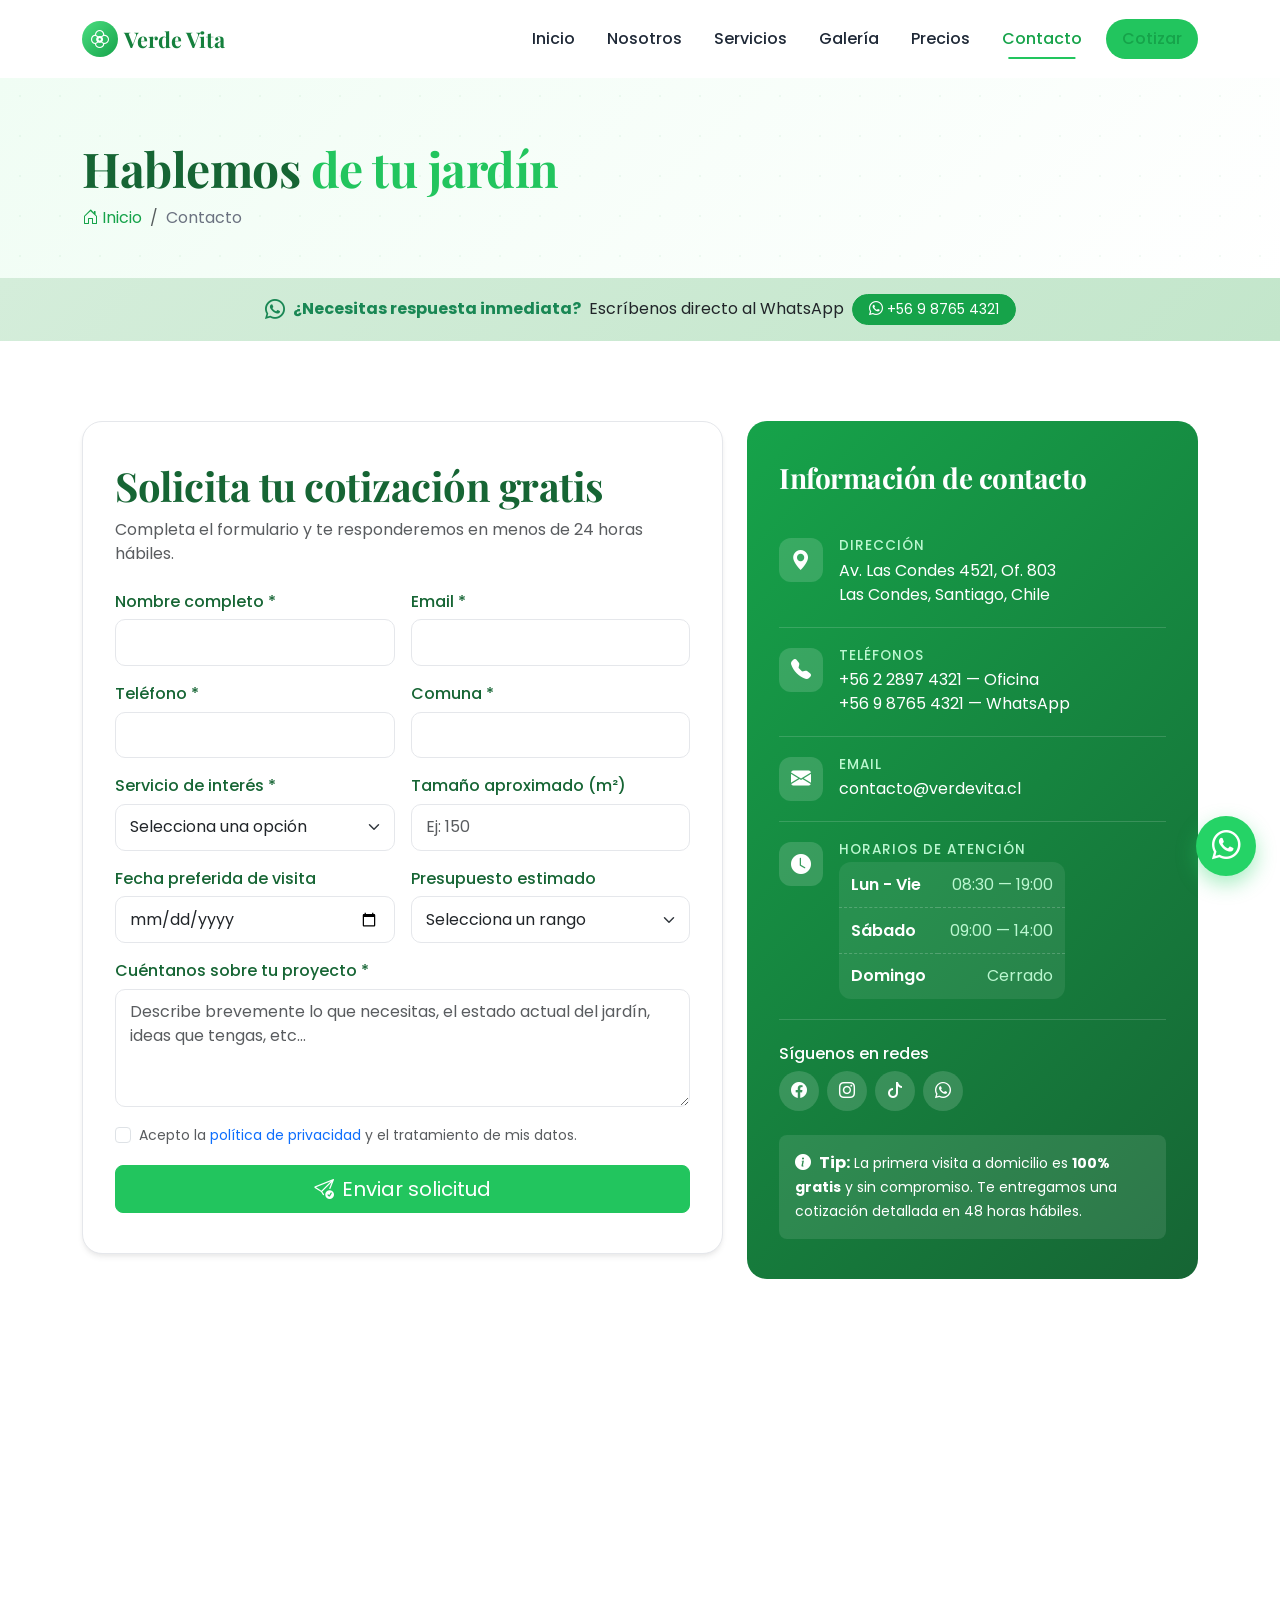
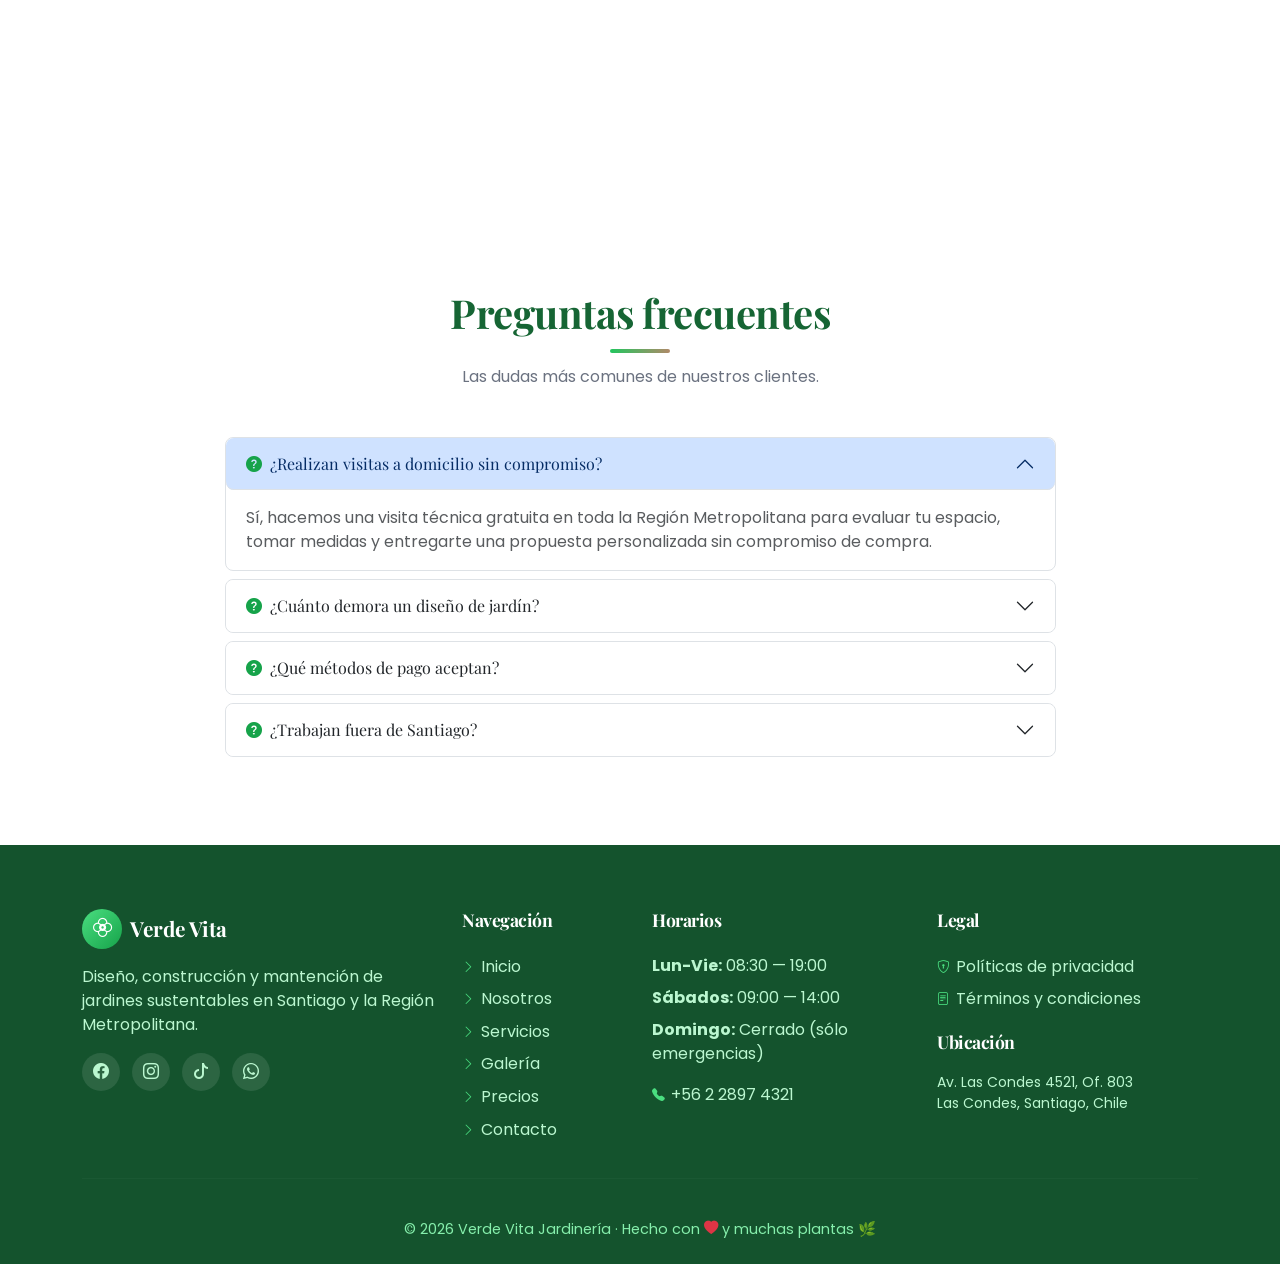
<file: contacto.html>
<!DOCTYPE html>
<html lang="es">
<head>
  <meta charset="UTF-8" />
  <meta name="viewport" content="width=device-width, initial-scale=1.0" />
  <meta name="description" content="Contáctanos para solicitar una cotización gratis. Estamos en Las Condes, Santiago. Teléfono, WhatsApp, email y horarios de atención." />
  <title>Contacto · Verde Vita Jardinería</title>

  <link href="https://cdn.jsdelivr.net/npm/bootstrap@5.3.3/dist/css/bootstrap.min.css" rel="stylesheet" />
  <link rel="stylesheet" href="https://cdn.jsdelivr.net/npm/bootstrap-icons@1.11.3/font/bootstrap-icons.css" />
  <link rel="preconnect" href="https://fonts.googleapis.com" />
  <link rel="preconnect" href="https://fonts.gstatic.com" crossorigin />
  <link href="https://fonts.googleapis.com/css2?family=Playfair+Display:wght@600;700;800&family=Poppins:wght@300;400;500;600;700&display=swap" rel="stylesheet" />
  <link rel="stylesheet" href="assets/css/styles.css?v=20261019-1" />
  <link rel="icon" href="data:image/svg+xml,%3Csvg xmlns='http://www.w3.org/2000/svg' viewBox='0 0 100 100'%3E%3Ctext y='.9em' font-size='90'%3E🌿%3C/text%3E%3C/svg%3E" />
</head>
<body>

  <!-- ===== NAVBAR ===== -->
  <nav class="navbar navbar-expand-lg fixed-top">
    <div class="container">
      <a class="navbar-brand" href="index.html">
        <span class="brand-icon"><i class="bi bi-flower2"></i></span>
        Verde Vita
      </a>
      <button class="navbar-toggler" type="button" data-bs-toggle="collapse" data-bs-target="#mainNav">
        <span class="navbar-toggler-icon"></span>
      </button>
      <div class="collapse navbar-collapse" id="mainNav">
        <ul class="navbar-nav ms-auto align-items-lg-center">
          <li class="nav-item"><a class="nav-link" href="index.html">Inicio</a></li>
          <li class="nav-item"><a class="nav-link" href="sobre-nosotros.html">Nosotros</a></li>
          <li class="nav-item"><a class="nav-link" href="servicios.html">Servicios</a></li>
          <li class="nav-item"><a class="nav-link" href="galeria.html">Galería</a></li>
          <li class="nav-item"><a class="nav-link" href="precios.html">Precios</a></li>
          <li class="nav-item"><a class="nav-link" href="contacto.html">Contacto</a></li>
          <li class="nav-item ms-lg-2"><a class="nav-link btn-cta-nav" href="contacto.html">Cotizar</a></li>
        </ul>
      </div>
    </div>
  </nav>

  <!-- ===== PAGE HEADER ===== -->
  <header class="page-header">
    <div class="container">
      <h1 class="reveal">Hablemos <span class="text-leaf">de tu jardín</span></h1>
      <nav aria-label="breadcrumb" class="reveal reveal-delay-1">
        <ol class="breadcrumb breadcrumb-custom">
          <li class="breadcrumb-item"><a href="index.html"><i class="bi bi-house-door me-1"></i>Inicio</a></li>
          <li class="breadcrumb-item active">Contacto</li>
        </ol>
      </nav>
    </div>
  </header>

  <!-- ===== WHATSAPP BANNER ===== -->
  <section class="py-3" style="background:linear-gradient(135deg, #d4edda, #c3e6cb);">
    <div class="container">
      <div class="d-flex align-items-center justify-content-center flex-wrap gap-2 text-center">
        <i class="bi bi-whatsapp text-success fs-5"></i>
        <strong class="text-success">¿Necesitas respuesta inmediata?</strong>
        <span class="text-dark">Escríbenos directo al WhatsApp</span>
        <a href="https://wa.me/56987654321" target="_blank" class="btn btn-success btn-sm rounded-pill px-3">
          <i class="bi bi-whatsapp me-1"></i>+56 9 8765 4321
        </a>
      </div>
    </div>
  </section>

  <!-- ===== FORMULARIO + INFO ===== -->
  <section class="section">
    <div class="container">
      <div class="row g-4">
        <!-- Form -->
        <div class="col-lg-7 reveal">
          <div class="form-card">
            <h2 class="mb-2">Solicita tu cotización gratis</h2>
            <p class="text-muted mb-4">Completa el formulario y te responderemos en menos de 24 horas hábiles.</p>
            <form id="contactForm" class="needs-validation" novalidate>
              <div class="row g-3">
                <div class="col-md-6">
                  <label class="form-label" for="nombre">Nombre completo *</label>
                  <input type="text" class="form-control" id="nombre" required minlength="3" />
                  <div class="invalid-feedback">Por favor ingresa tu nombre completo.</div>
                </div>
                <div class="col-md-6">
                  <label class="form-label" for="email">Email *</label>
                  <input type="email" class="form-control" id="email" required />
                  <div class="invalid-feedback">Necesitamos un email válido para contactarte.</div>
                </div>
                <div class="col-md-6">
                  <label class="form-label" for="telefono">Teléfono *</label>
                  <input type="tel" class="form-control" id="telefono" pattern="[0-9+\s\-\(\)]{10,}" required />
                  <div class="invalid-feedback">Ingresa un teléfono válido (mínimo 10 dígitos).</div>
                </div>
                <div class="col-md-6">
                  <label class="form-label" for="comuna">Comuna *</label>
                  <input type="text" class="form-control" id="comuna" required />
                  <div class="invalid-feedback">¿En qué comuna necesitas el servicio?</div>
                </div>
                <div class="col-md-6">
                  <label class="form-label" for="servicio">Servicio de interés *</label>
                  <select class="form-select" id="servicio" required>
                    <option value="">Selecciona una opción</option>
                    <option>Diseño de jardín</option>
                    <option>Mantención mensual</option>
                    <option>Poda y tala</option>
                    <option>Riego automático</option>
                    <option>Césped y siembra</option>
                    <option>Huerto orgánico</option>
                    <option>Iluminación de jardín</option>
                    <option>Control de plagas eco</option>
                    <option>Otro / Mixto</option>
                  </select>
                  <div class="invalid-feedback">Selecciona el servicio que necesitas.</div>
                </div>
                <div class="col-md-6">
                  <label class="form-label" for="tamano">Tamaño aproximado (m²)</label>
                  <input type="text" class="form-control" id="tamano" placeholder="Ej: 150" />
                </div>
                <div class="col-md-6">
                  <label class="form-label" for="fecha">Fecha preferida de visita</label>
                  <input type="date" class="form-control" id="fecha" />
                </div>
                <div class="col-md-6">
                  <label class="form-label" for="presupuesto">Presupuesto estimado</label>
                  <select class="form-select" id="presupuesto">
                    <option value="">Selecciona un rango</option>
                    <option>Menos de $200.000 CLP</option>
                    <option>$200.000 — $500.000 CLP</option>
                    <option>$500.000 — $1.000.000 CLP</option>
                    <option>$1.000.000 — $3.000.000 CLP</option>
                    <option>Más de $3.000.000 CLP</option>
                    <option>Aún no lo tengo claro</option>
                  </select>
                </div>
                <div class="col-12">
                  <label class="form-label" for="mensaje">Cuéntanos sobre tu proyecto *</label>
                  <textarea class="form-control" id="mensaje" rows="4" required minlength="10" placeholder="Describe brevemente lo que necesitas, el estado actual del jardín, ideas que tengas, etc..."></textarea>
                  <div class="invalid-feedback">Por favor cuéntanos más detalles (mínimo 10 caracteres).</div>
                </div>
                <div class="col-12">
                  <div class="form-check">
                    <input class="form-check-input" type="checkbox" id="acepto" required />
                    <label class="form-check-label small text-muted" for="acepto">
                      Acepto la <a href="privacidad.html" target="_blank">política de privacidad</a> y el tratamiento de mis datos.
                    </label>
                    <div class="invalid-feedback">Debes aceptar la política de privacidad.</div>
                  </div>
                </div>
                <div class="col-12 d-grid">
                  <button type="submit" class="btn btn-primary btn-lg">
                    <i class="bi bi-send-check me-2"></i>Enviar solicitud
                  </button>
                </div>
              </div>
            </form>
          </div>
        </div>

        <!-- Info lateral -->
        <div class="col-lg-5">
          <div class="contact-info reveal reveal-right">
            <h3 class="mb-4">Información de contacto</h3>
            <div class="info-item">
              <div class="icon"><i class="bi bi-geo-alt-fill"></i></div>
              <div>
                <h6>Dirección</h6>
                <p>Av. Las Condes 4521, Of. 803<br>Las Condes, Santiago, Chile</p>
              </div>
            </div>
            <div class="info-item">
              <div class="icon"><i class="bi bi-telephone-fill"></i></div>
              <div>
                <h6>Teléfonos</h6>
                <p>
                  <a href="tel:+56228974321" class="text-white">+56 2 2897 4321</a> — Oficina<br>
                  <a href="tel:+56987654321" class="text-white">+56 9 8765 4321</a> — WhatsApp
                </p>
              </div>
            </div>
            <div class="info-item">
              <div class="icon"><i class="bi bi-envelope-fill"></i></div>
              <div>
                <h6>Email</h6>
                <p>
                  <a href="mailto:contacto@verdevita.cl" class="text-white">contacto@verdevita.cl</a>
                </p>
              </div>
            </div>
            <div class="info-item">
              <div class="icon"><i class="bi bi-clock-fill"></i></div>
              <div>
                <h6>Horarios de atención</h6>
                <table class="w-100 schedule-table">
                  <tr><td class="day">Lun - Vie</td><td class="time">08:30 — 19:00</td></tr>
                  <tr><td class="day">Sábado</td><td class="time">09:00 — 14:00</td></tr>
                  <tr><td class="day">Domingo</td><td class="time">Cerrado</td></tr>
                </table>
              </div>
            </div>

            <h6 class="mt-4 mb-2 text-white">Síguenos en redes</h6>
            <div class="d-flex gap-2 flex-wrap">
              <a href="#" class="social-link" aria-label="Facebook"><i class="bi bi-facebook"></i></a>
              <a href="#" class="social-link" aria-label="Instagram"><i class="bi bi-instagram"></i></a>
              <a href="#" class="social-link" aria-label="TikTok"><i class="bi bi-tiktok"></i></a>
              <a href="#" class="social-link" aria-label="WhatsApp"><i class="bi bi-whatsapp"></i></a>
            </div>

            <div class="mt-4 p-3 rounded-3" style="background:rgba(255,255,255,.1);">
              <strong><i class="bi bi-info-circle-fill me-2"></i>Tip:</strong>
              <span class="small">La primera visita a domicilio es <strong>100% gratis</strong> y sin compromiso. Te entregamos una cotización detallada en 48 horas hábiles.</span>
            </div>
          </div>
        </div>
      </div>
    </div>
  </section>

  <!-- ===== MAPA ===== -->
  <section class="py-0">
    <div class="container-fluid px-0">
      <div class="ratio ratio-21x9" style="max-height:450px;">
        <iframe
          src="https://www.google.com/maps/embed?pb=!1m18!1m12!1m3!1d3331.123456789!2d-70.5678!3d-33.4123!2m3!1f0!2f0!3f0!3m2!1i1024!2i768!4f13.1!3m3!1m2!1s0x9662c5b0a0a0a0a0%3A0x0!2sLas%20Condes%2C%20Santiago%2C%20Chile!5e0!3m2!1ses-419!2scl!4v1700000000000"
          style="border:0;"
          allowfullscreen=""
          loading="lazy"
          referrerpolicy="no-referrer-when-downgrade"
          title="Ubicación Verde Vita Jardinería"></iframe>
      </div>
    </div>
  </section>

  <!-- ===== FAQ ===== -->
  <section class="section">
    <div class="container">
      <div class="section-title reveal">
        <h2>Preguntas frecuentes</h2>
        <p>Las dudas más comunes de nuestros clientes.</p>
      </div>
      <div class="row justify-content-center">
        <div class="col-lg-9 reveal">
          <div class="accordion accordion-flush" id="contactFaqAccordion"></div>
        </div>
      </div>
    </div>
  </section>

  <!-- ===== FOOTER ===== -->
  <footer>
    <div class="container">
      <div class="row g-4">
        <div class="col-lg-4">
          <div class="footer-brand">
            <span class="brand-icon"><i class="bi bi-flower2"></i></span>
            <span class="brand-name">Verde Vita</span>
          </div>
          <p>Diseño, construcción y mantención de jardines sustentables en Santiago y la Región Metropolitana.</p>
          <div class="social-links mt-3">
            <a href="#" aria-label="Facebook"><i class="bi bi-facebook"></i></a>
            <a href="#" aria-label="Instagram"><i class="bi bi-instagram"></i></a>
            <a href="#" aria-label="TikTok"><i class="bi bi-tiktok"></i></a>
            <a href="#" aria-label="WhatsApp"><i class="bi bi-whatsapp"></i></a>
          </div>
        </div>
        <div class="col-lg-2 col-md-4">
          <h5>Navegación</h5>
          <ul>
            <li><a href="index.html"><i class="bi bi-chevron-right"></i> Inicio</a></li>
            <li><a href="sobre-nosotros.html"><i class="bi bi-chevron-right"></i> Nosotros</a></li>
            <li><a href="servicios.html"><i class="bi bi-chevron-right"></i> Servicios</a></li>
            <li><a href="galeria.html"><i class="bi bi-chevron-right"></i> Galería</a></li>
            <li><a href="precios.html"><i class="bi bi-chevron-right"></i> Precios</a></li>
            <li><a href="contacto.html"><i class="bi bi-chevron-right"></i> Contacto</a></li>
          </ul>
        </div>
        <div class="col-lg-3 col-md-4">
          <h5>Horarios</h5>
          <ul>
            <li><strong>Lun-Vie:</strong> 08:30 — 19:00</li>
            <li><strong>Sábados:</strong> 09:00 — 14:00</li>
            <li><strong>Domingo:</strong> Cerrado (sólo emergencias)</li>
            <li class="mt-2"><a href="tel:+56228974321"><i class="bi bi-telephone-fill"></i> +56 2 2897 4321</a></li>
          </ul>
        </div>
        <div class="col-lg-3 col-md-4">
          <h5>Legal</h5>
          <ul>
            <li><a href="privacidad.html"><i class="bi bi-shield-lock"></i> Políticas de privacidad</a></li>
            <li><a href="terminos.html"><i class="bi bi-file-text"></i> Términos y condiciones</a></li>
          </ul>
          <h5 class="mt-3">Ubicación</h5>
          <p class="small mb-0">Av. Las Condes 4521, Of. 803<br>Las Condes, Santiago, Chile</p>
        </div>
      </div>
      <hr />
      <div class="copyright">
        © <span id="currentYear"></span> Verde Vita Jardinería · Hecho con <i class="bi bi-heart-fill text-danger"></i> y muchas plantas 🌿
      </div>
    </div>
  </footer>

  <!-- ===== SUCCESS MODAL ===== -->
  <div class="modal fade" id="successModal" tabindex="-1" aria-hidden="true">
    <div class="modal-dialog modal-dialog-centered">
      <div class="modal-content" style="border-radius:20px;border:none;">
        <div class="modal-body p-5 text-center">
          <div class="mb-3" style="width:80px;height:80px;background:var(--leaf-100);color:var(--leaf-600);border-radius:50%;display:inline-flex;align-items:center;justify-content:center;font-size:3rem;">
            <i class="bi bi-check-lg"></i>
          </div>
          <h3 class="mb-3" style="color:var(--leaf-800);">¡Solicitud enviada!</h3>
          <p class="text-muted">Hemos recibido tu solicitud. Nuestro equipo te contactará en menos de 24 horas hábiles para coordinar la primera visita gratis.</p>
          <button type="button" class="btn btn-primary px-4" data-bs-dismiss="modal">¡Genial!</button>
        </div>
      </div>
    </div>
  </div>

  <a href="#" id="backToTop" class="btn btn-primary rounded-circle position-fixed" style="bottom:24px;right:90px;display:none;width:50px;height:50px;z-index:1030;" aria-label="Volver arriba">
    <i class="bi bi-arrow-up"></i>
  </a>

  <a href="https://wa.me/56987654321" class="whatsapp-float" target="_blank" rel="noopener" aria-label="Contactar por WhatsApp">
    <i class="bi bi-whatsapp"></i>
  </a>

  <script src="https://cdn.jsdelivr.net/npm/bootstrap@5.3.3/dist/js/bootstrap.bundle.min.js"></script>
  <script src="assets/js/data.js"></script>
  <script src="assets/js/main.js"></script>
</body>
</html>
</file>
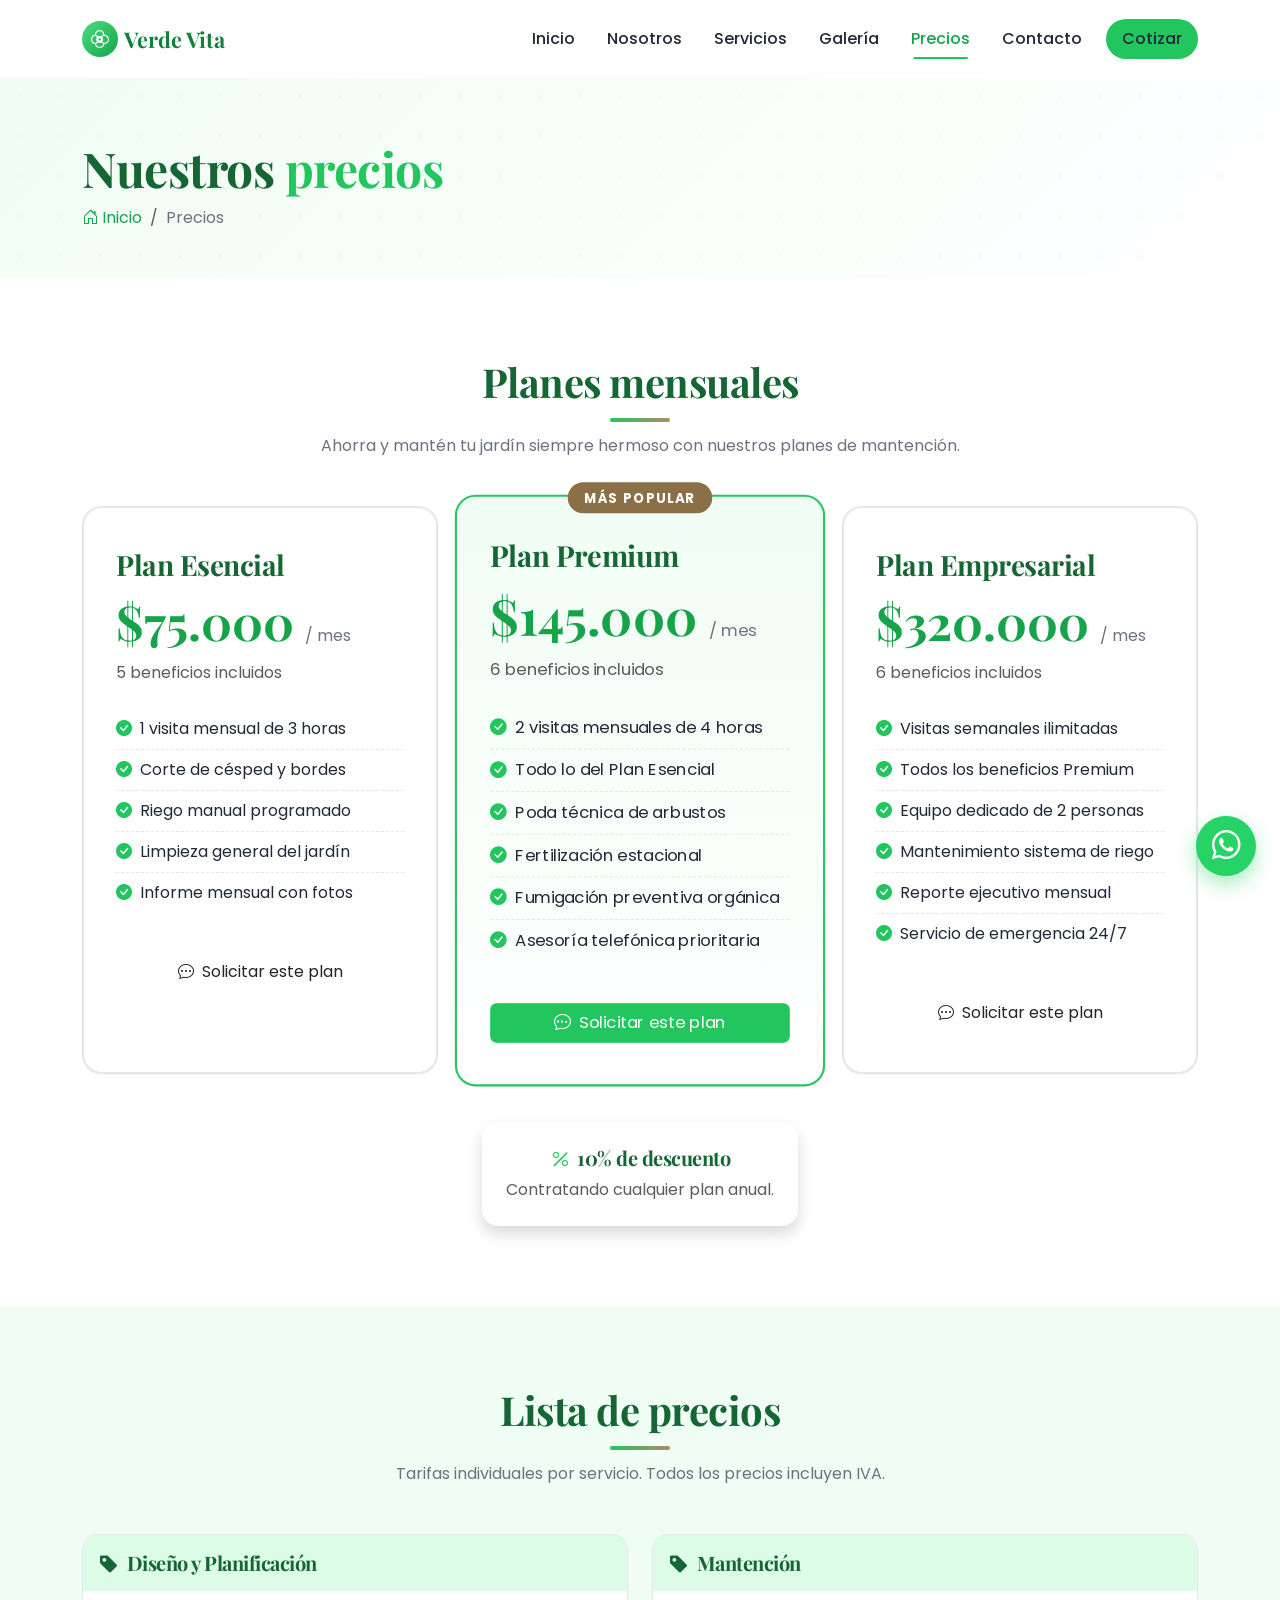
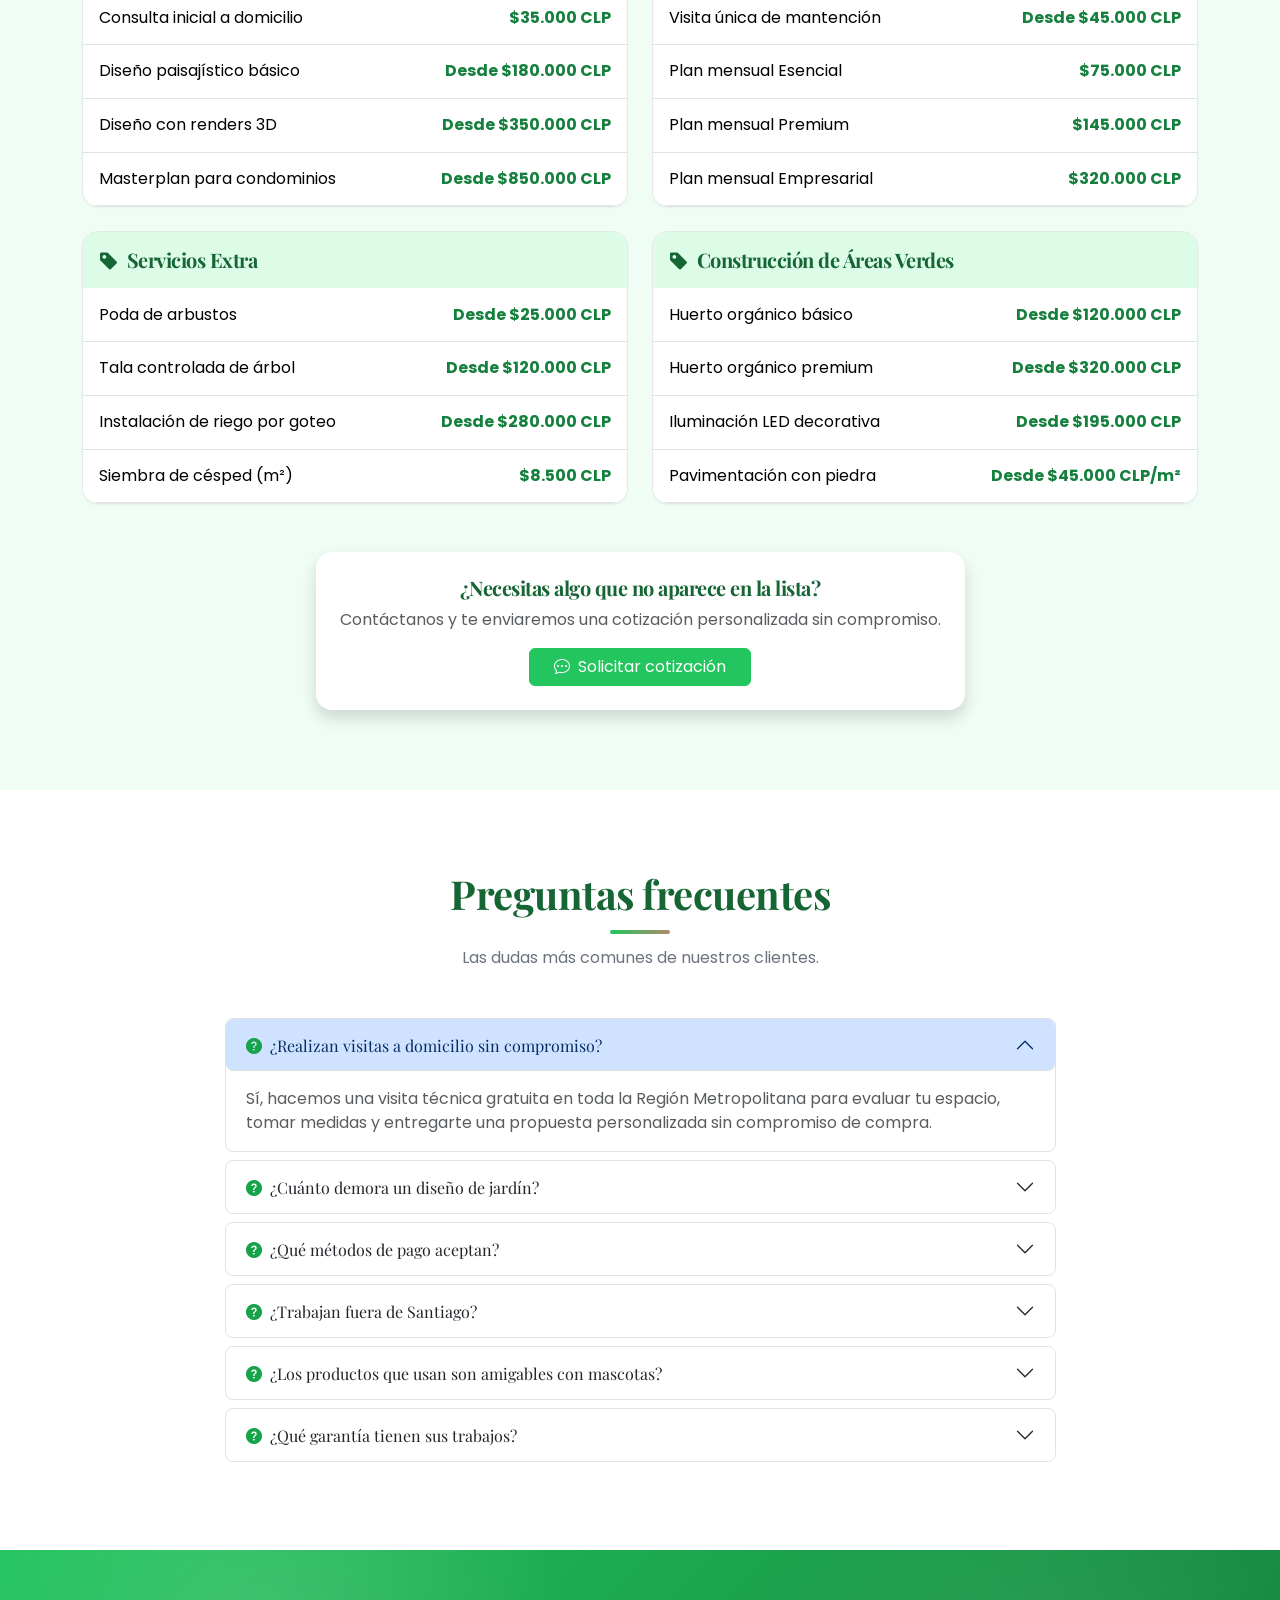
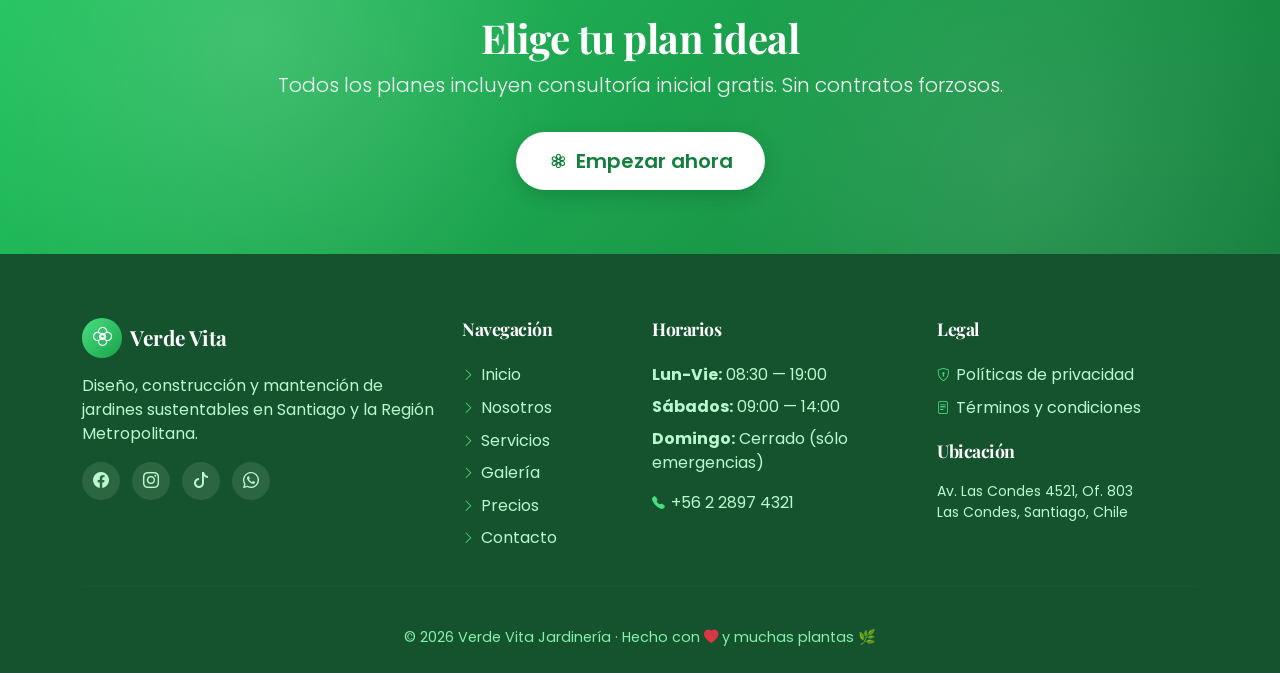
<file: precios.html>
<!DOCTYPE html>
<html lang="es">
<head>
  <meta charset="UTF-8" />
  <meta name="viewport" content="width=device-width, initial-scale=1.0" />
  <meta name="description" content="Planes mensuales y lista de precios de servicios de jardinería en Santiago. Diseño, mantención, poda y más." />
  <title>Precios · Verde Vita Jardinería</title>

  <link href="https://cdn.jsdelivr.net/npm/bootstrap@5.3.3/dist/css/bootstrap.min.css" rel="stylesheet" />
  <link rel="stylesheet" href="https://cdn.jsdelivr.net/npm/bootstrap-icons@1.11.3/font/bootstrap-icons.css" />
  <link rel="preconnect" href="https://fonts.googleapis.com" />
  <link rel="preconnect" href="https://fonts.gstatic.com" crossorigin />
  <link href="https://fonts.googleapis.com/css2?family=Playfair+Display:wght@600;700;800&family=Poppins:wght@300;400;500;600;700&display=swap" rel="stylesheet" />
  <link rel="stylesheet" href="assets/css/styles.css?v=20261019-1" />
  <link rel="icon" href="data:image/svg+xml,%3Csvg xmlns='http://www.w3.org/2000/svg' viewBox='0 0 100 100'%3E%3Ctext y='.9em' font-size='90'%3E🌿%3C/text%3E%3C/svg%3E" />
</head>
<body>

  <!-- ===== NAVBAR ===== -->
  <nav class="navbar navbar-expand-lg fixed-top">
    <div class="container">
      <a class="navbar-brand" href="index.html">
        <span class="brand-icon"><i class="bi bi-flower2"></i></span>
        Verde Vita
      </a>
      <button class="navbar-toggler" type="button" data-bs-toggle="collapse" data-bs-target="#mainNav">
        <span class="navbar-toggler-icon"></span>
      </button>
      <div class="collapse navbar-collapse" id="mainNav">
        <ul class="navbar-nav ms-auto align-items-lg-center">
          <li class="nav-item"><a class="nav-link" href="index.html">Inicio</a></li>
          <li class="nav-item"><a class="nav-link" href="sobre-nosotros.html">Nosotros</a></li>
          <li class="nav-item"><a class="nav-link" href="servicios.html">Servicios</a></li>
          <li class="nav-item"><a class="nav-link" href="galeria.html">Galería</a></li>
          <li class="nav-item"><a class="nav-link" href="precios.html">Precios</a></li>
          <li class="nav-item"><a class="nav-link" href="contacto.html">Contacto</a></li>
          <li class="nav-item ms-lg-2"><a class="nav-link btn-cta-nav" href="contacto.html">Cotizar</a></li>
        </ul>
      </div>
    </div>
  </nav>

  <!-- ===== PAGE HEADER ===== -->
  <header class="page-header">
    <div class="container">
      <h1 class="reveal">Nuestros <span class="text-leaf">precios</span></h1>
      <nav aria-label="breadcrumb" class="reveal reveal-delay-1">
        <ol class="breadcrumb breadcrumb-custom">
          <li class="breadcrumb-item"><a href="index.html"><i class="bi bi-house-door me-1"></i>Inicio</a></li>
          <li class="breadcrumb-item active">Precios</li>
        </ol>
      </nav>
    </div>
  </header>

  <!-- ===== PLANES MENSUALES ===== -->
  <section class="section">
    <div class="container">
      <div class="section-title reveal">
        <h2>Planes mensuales</h2>
        <p>Ahorra y mantén tu jardín siempre hermoso con nuestros planes de mantención.</p>
      </div>
      <div class="row g-4 align-items-stretch" id="planesRow"></div>

      <div class="text-center mt-5 reveal">
        <div class="bg-white rounded-4 shadow p-4 d-inline-block">
          <h5 class="mb-2"><i class="bi bi-percent text-leaf me-2"></i>10% de descuento</h5>
          <p class="text-muted mb-0">Contratando cualquier plan anual.</p>
        </div>
      </div>
    </div>
  </section>

  <!-- ===== LISTA DE PRECIOS ===== -->
  <section class="section bg-leaf-soft">
    <div class="container">
      <div class="section-title reveal">
        <h2>Lista de precios</h2>
        <p>Tarifas individuales por servicio. Todos los precios incluyen IVA.</p>
      </div>
      <div class="row g-4" id="preciosRow"></div>

      <div class="text-center mt-5 reveal">
        <div class="bg-white rounded-4 shadow p-4 d-inline-block">
          <h5 class="mb-2">¿Necesitas algo que no aparece en la lista?</h5>
          <p class="text-muted mb-3">Contáctanos y te enviaremos una cotización personalizada sin compromiso.</p>
          <a href="contacto.html" class="btn btn-primary px-4">
            <i class="bi bi-chat-dots me-2"></i>Solicitar cotización
          </a>
        </div>
      </div>
    </div>
  </section>

  <!-- ===== FAQ ===== -->
  <section class="section">
    <div class="container">
      <div class="section-title reveal">
        <h2>Preguntas frecuentes</h2>
        <p>Las dudas más comunes de nuestros clientes.</p>
      </div>
      <div class="row justify-content-center">
        <div class="col-lg-9 reveal">
          <div class="accordion accordion-flush" id="faqAccordion"></div>
        </div>
      </div>
    </div>
  </section>

  <!-- ===== CTA ===== -->
  <section class="cta-banner reveal">
    <div class="container position-relative">
      <h2>Elige tu plan ideal</h2>
      <p class="lead">Todos los planes incluyen consultoría inicial gratis. Sin contratos forzosos.</p>
      <a href="contacto.html" class="btn btn-lg">
        <i class="bi bi-flower3 me-2"></i>Empezar ahora
      </a>
    </div>
  </section>

  <!-- ===== FOOTER ===== -->
  <footer>
    <div class="container">
      <div class="row g-4">
        <div class="col-lg-4">
          <div class="footer-brand">
            <span class="brand-icon"><i class="bi bi-flower2"></i></span>
            <span class="brand-name">Verde Vita</span>
          </div>
          <p>Diseño, construcción y mantención de jardines sustentables en Santiago y la Región Metropolitana.</p>
          <div class="social-links mt-3">
            <a href="#" aria-label="Facebook"><i class="bi bi-facebook"></i></a>
            <a href="#" aria-label="Instagram"><i class="bi bi-instagram"></i></a>
            <a href="#" aria-label="TikTok"><i class="bi bi-tiktok"></i></a>
            <a href="#" aria-label="WhatsApp"><i class="bi bi-whatsapp"></i></a>
          </div>
        </div>
        <div class="col-lg-2 col-md-4">
          <h5>Navegación</h5>
          <ul>
            <li><a href="index.html"><i class="bi bi-chevron-right"></i> Inicio</a></li>
            <li><a href="sobre-nosotros.html"><i class="bi bi-chevron-right"></i> Nosotros</a></li>
            <li><a href="servicios.html"><i class="bi bi-chevron-right"></i> Servicios</a></li>
            <li><a href="galeria.html"><i class="bi bi-chevron-right"></i> Galería</a></li>
            <li><a href="precios.html"><i class="bi bi-chevron-right"></i> Precios</a></li>
            <li><a href="contacto.html"><i class="bi bi-chevron-right"></i> Contacto</a></li>
          </ul>
        </div>
        <div class="col-lg-3 col-md-4">
          <h5>Horarios</h5>
          <ul>
            <li><strong>Lun-Vie:</strong> 08:30 — 19:00</li>
            <li><strong>Sábados:</strong> 09:00 — 14:00</li>
            <li><strong>Domingo:</strong> Cerrado (sólo emergencias)</li>
            <li class="mt-2"><a href="tel:+56228974321"><i class="bi bi-telephone-fill"></i> +56 2 2897 4321</a></li>
          </ul>
        </div>
        <div class="col-lg-3 col-md-4">
          <h5>Legal</h5>
          <ul>
            <li><a href="privacidad.html"><i class="bi bi-shield-lock"></i> Políticas de privacidad</a></li>
            <li><a href="terminos.html"><i class="bi bi-file-text"></i> Términos y condiciones</a></li>
          </ul>
          <h5 class="mt-3">Ubicación</h5>
          <p class="small mb-0">Av. Las Condes 4521, Of. 803<br>Las Condes, Santiago, Chile</p>
        </div>
      </div>
      <hr />
      <div class="copyright">
        © <span id="currentYear"></span> Verde Vita Jardinería · Hecho con <i class="bi bi-heart-fill text-danger"></i> y muchas plantas 🌿
      </div>
    </div>
  </footer>

  <a href="#" id="backToTop" class="btn btn-primary rounded-circle position-fixed" style="bottom:24px;right:90px;display:none;width:50px;height:50px;z-index:1030;" aria-label="Volver arriba">
    <i class="bi bi-arrow-up"></i>
  </a>

  <a href="https://wa.me/56987654321" class="whatsapp-float" target="_blank" rel="noopener" aria-label="Contactar por WhatsApp">
    <i class="bi bi-whatsapp"></i>
  </a>

  <script src="https://cdn.jsdelivr.net/npm/bootstrap@5.3.3/dist/js/bootstrap.bundle.min.js"></script>
  <script src="assets/js/data.js"></script>
  <script src="assets/js/main.js"></script>
</body>
</html>
</file>
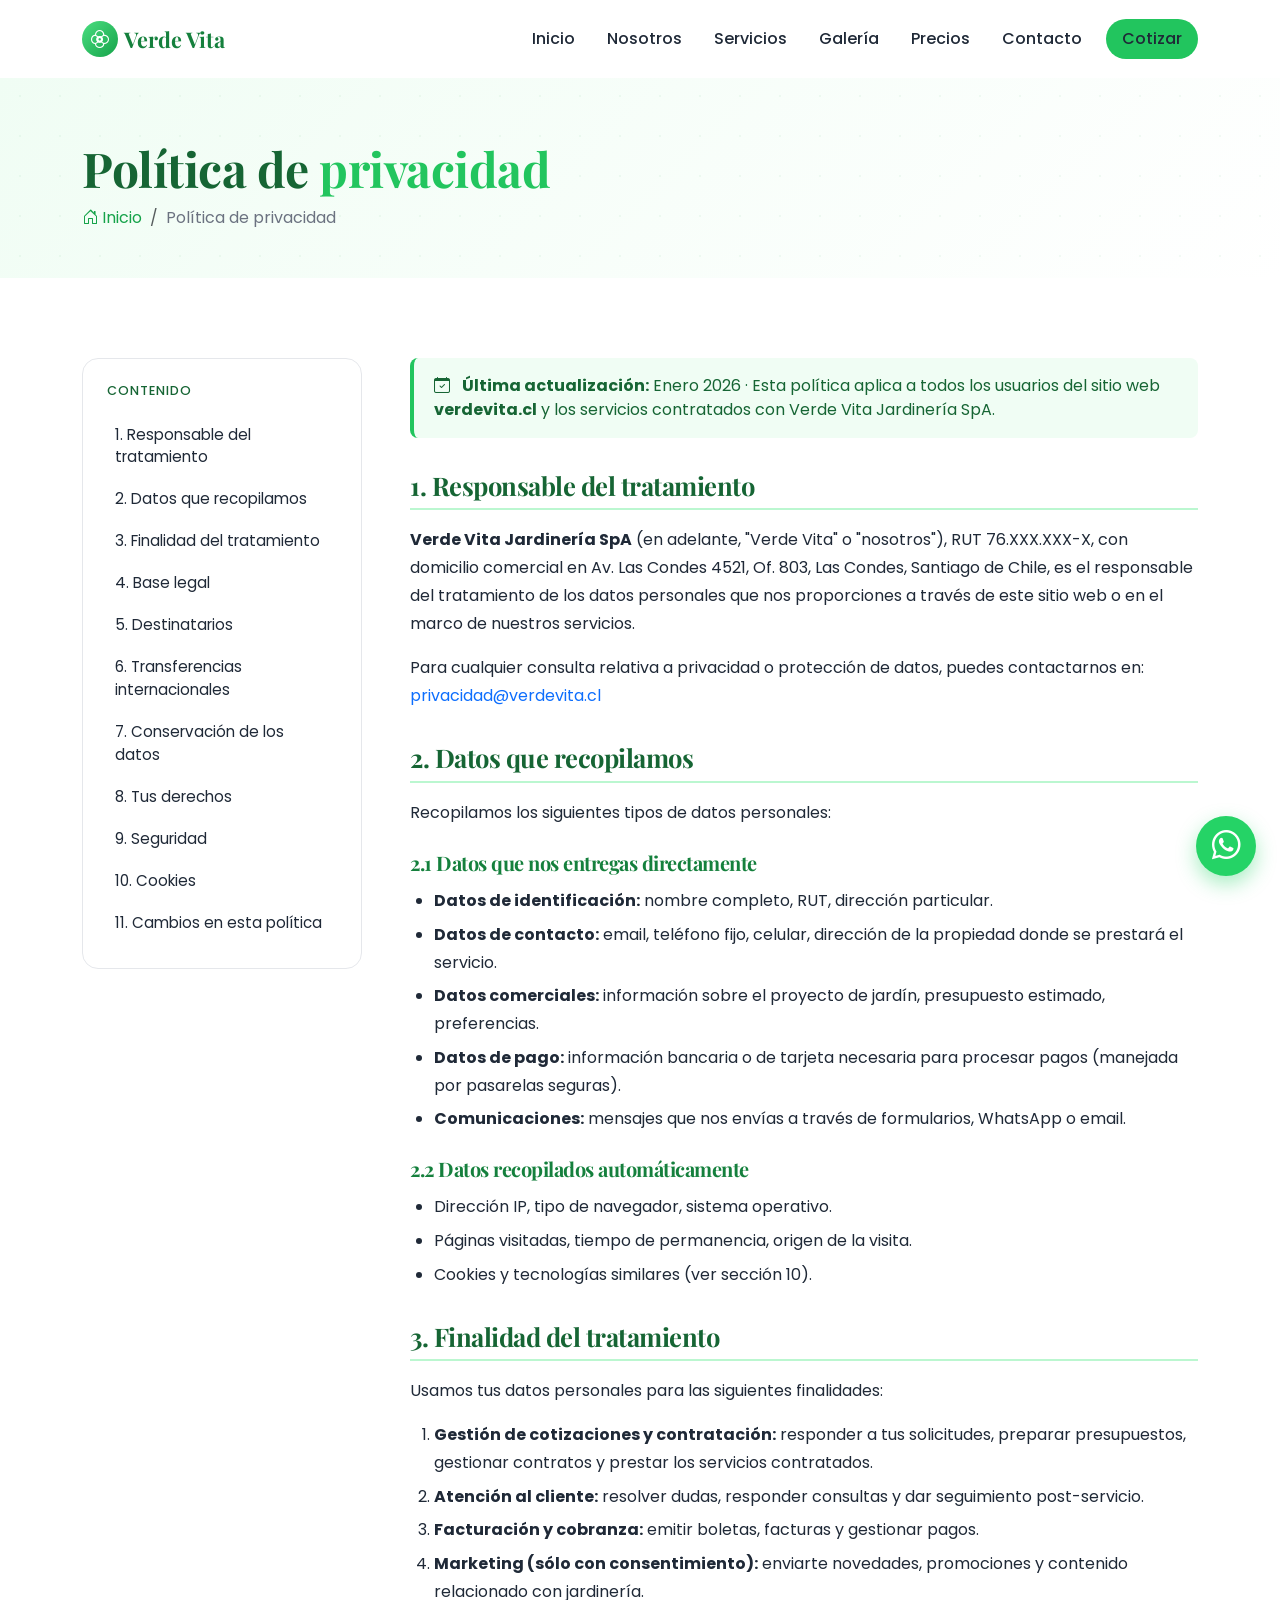
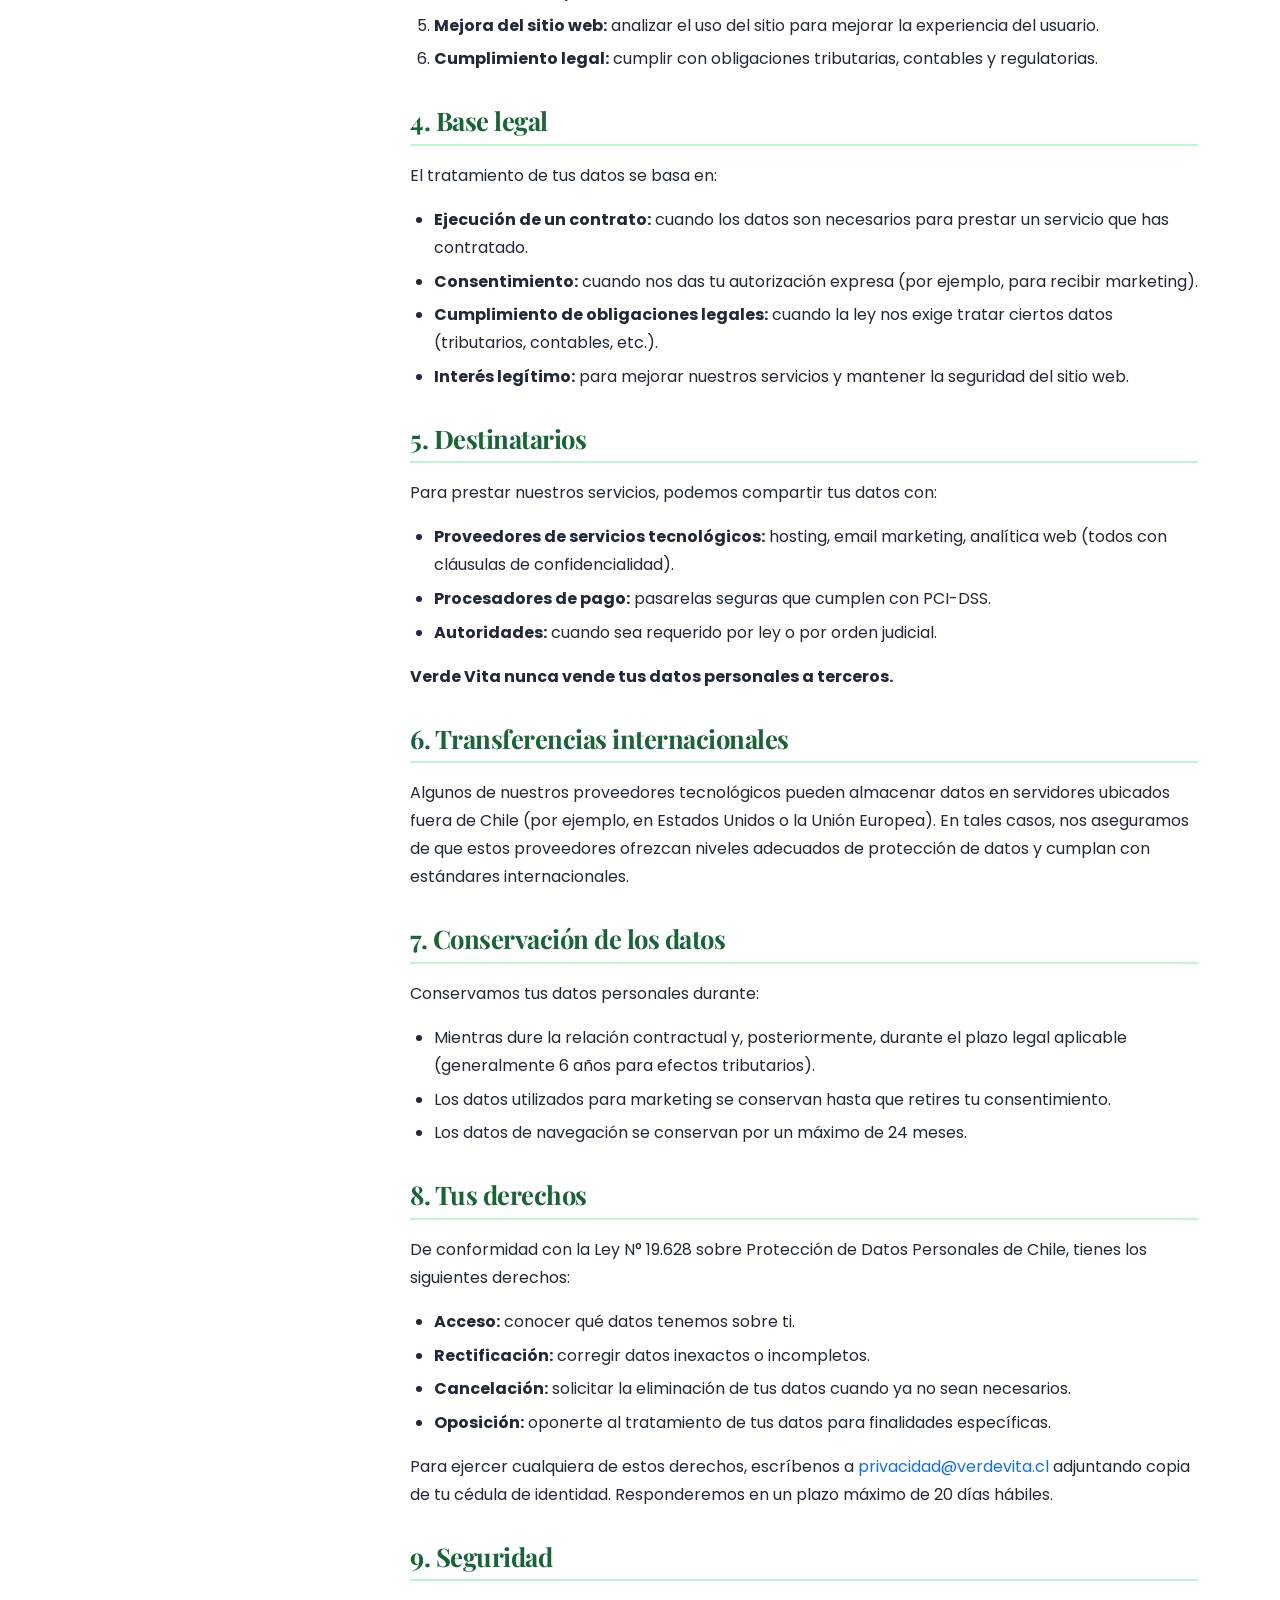
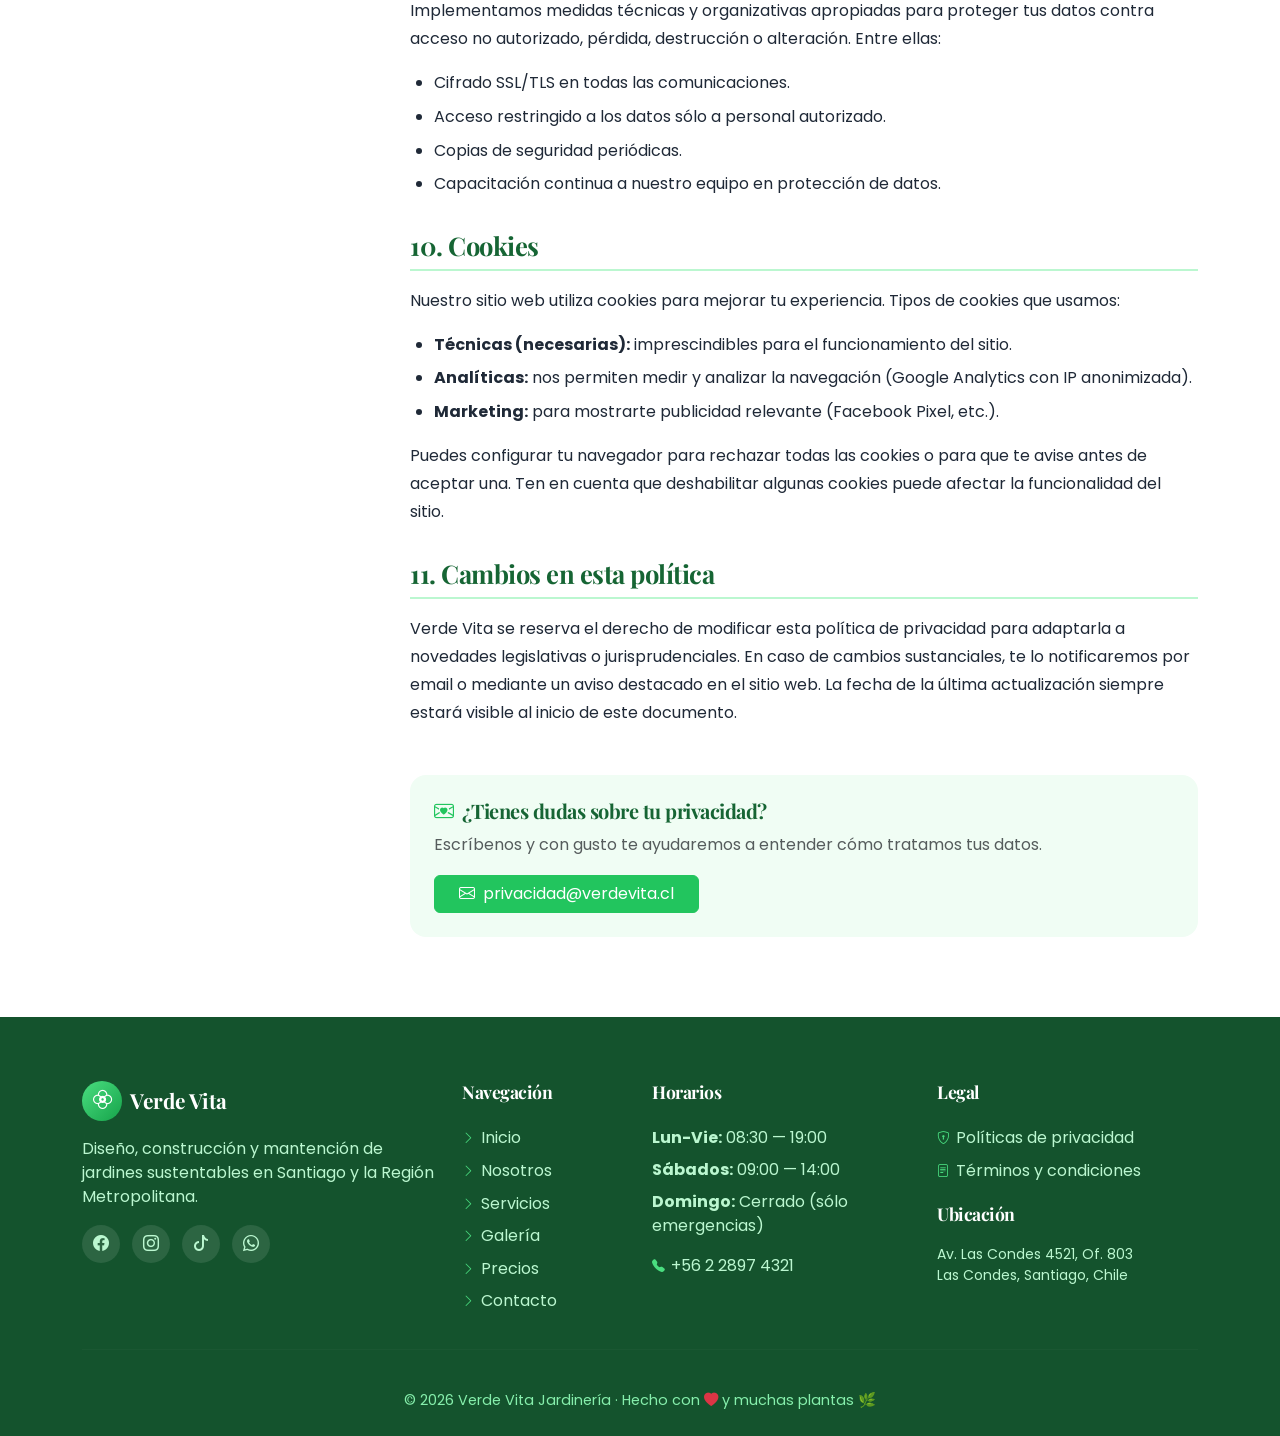
<file: privacidad.html>
<!DOCTYPE html>
<html lang="es">
<head>
  <meta charset="UTF-8" />
  <meta name="viewport" content="width=device-width, initial-scale=1.0" />
  <meta name="description" content="Política de privacidad de Verde Vita Jardinería. Cómo recopilamos, usamos y protegemos tus datos personales." />
  <title>Política de privacidad · Verde Vita Jardinería</title>

  <link href="https://cdn.jsdelivr.net/npm/bootstrap@5.3.3/dist/css/bootstrap.min.css" rel="stylesheet" />
  <link rel="stylesheet" href="https://cdn.jsdelivr.net/npm/bootstrap-icons@1.11.3/font/bootstrap-icons.css" />
  <link rel="preconnect" href="https://fonts.googleapis.com" />
  <link rel="preconnect" href="https://fonts.gstatic.com" crossorigin />
  <link href="https://fonts.googleapis.com/css2?family=Playfair+Display:wght@600;700;800&family=Poppins:wght@300;400;500;600;700&display=swap" rel="stylesheet" />
  <link rel="stylesheet" href="assets/css/styles.css?v=20261019-1" />
  <link rel="icon" href="data:image/svg+xml,%3Csvg xmlns='http://www.w3.org/2000/svg' viewBox='0 0 100 100'%3E%3Ctext y='.9em' font-size='90'%3E🌿%3C/text%3E%3C/svg%3E" />
</head>
<body>

  <!-- ===== NAVBAR ===== -->
  <nav class="navbar navbar-expand-lg fixed-top">
    <div class="container">
      <a class="navbar-brand" href="index.html">
        <span class="brand-icon"><i class="bi bi-flower2"></i></span>
        Verde Vita
      </a>
      <button class="navbar-toggler" type="button" data-bs-toggle="collapse" data-bs-target="#mainNav">
        <span class="navbar-toggler-icon"></span>
      </button>
      <div class="collapse navbar-collapse" id="mainNav">
        <ul class="navbar-nav ms-auto align-items-lg-center">
          <li class="nav-item"><a class="nav-link" href="index.html">Inicio</a></li>
          <li class="nav-item"><a class="nav-link" href="sobre-nosotros.html">Nosotros</a></li>
          <li class="nav-item"><a class="nav-link" href="servicios.html">Servicios</a></li>
          <li class="nav-item"><a class="nav-link" href="galeria.html">Galería</a></li>
          <li class="nav-item"><a class="nav-link" href="precios.html">Precios</a></li>
          <li class="nav-item"><a class="nav-link" href="contacto.html">Contacto</a></li>
          <li class="nav-item ms-lg-2"><a class="nav-link btn-cta-nav" href="contacto.html">Cotizar</a></li>
        </ul>
      </div>
    </div>
  </nav>

  <!-- ===== PAGE HEADER ===== -->
  <header class="page-header">
    <div class="container">
      <h1 class="reveal">Política de <span class="text-leaf">privacidad</span></h1>
      <nav aria-label="breadcrumb" class="reveal reveal-delay-1">
        <ol class="breadcrumb breadcrumb-custom">
          <li class="breadcrumb-item"><a href="index.html"><i class="bi bi-house-door me-1"></i>Inicio</a></li>
          <li class="breadcrumb-item active">Política de privacidad</li>
        </ol>
      </nav>
    </div>
  </header>

  <!-- ===== LEGAL CONTENT ===== -->
  <section class="section">
    <div class="container">
      <div class="legal-layout">
        <!-- TOC -->
        <aside class="legal-toc reveal">
          <h6>Contenido</h6>
          <ul>
            <li><a href="#responsable">1. Responsable del tratamiento</a></li>
            <li><a href="#datos">2. Datos que recopilamos</a></li>
            <li><a href="#finalidad">3. Finalidad del tratamiento</a></li>
            <li><a href="#base-legal">4. Base legal</a></li>
            <li><a href="#destinatarios">5. Destinatarios</a></li>
            <li><a href="#transferencias">6. Transferencias internacionales</a></li>
            <li><a href="#conservacion">7. Conservación de los datos</a></li>
            <li><a href="#derechos">8. Tus derechos</a></li>
            <li><a href="#seguridad">9. Seguridad</a></li>
            <li><a href="#cookies">10. Cookies</a></li>
            <li><a href="#cambios">11. Cambios en esta política</a></li>
          </ul>
        </aside>

        <!-- Content -->
        <article class="legal-content reveal">
          <div class="last-updated">
            <i class="bi bi-calendar-check me-2"></i>
            <strong>Última actualización:</strong> Enero 2026 · Esta política aplica a todos los usuarios del sitio web <strong>verdevita.cl</strong> y los servicios contratados con Verde Vita Jardinería SpA.
          </div>

          <h2 id="responsable">1. Responsable del tratamiento</h2>
          <p>
            <strong>Verde Vita Jardinería SpA</strong> (en adelante, "Verde Vita" o "nosotros"), RUT 76.XXX.XXX-X, con domicilio comercial en Av. Las Condes 4521, Of. 803, Las Condes, Santiago de Chile, es el responsable del tratamiento de los datos personales que nos proporciones a través de este sitio web o en el marco de nuestros servicios.
          </p>
          <p>
            Para cualquier consulta relativa a privacidad o protección de datos, puedes contactarnos en: <a href="mailto:privacidad@verdevita.cl">privacidad@verdevita.cl</a>
          </p>

          <h2 id="datos">2. Datos que recopilamos</h2>
          <p>Recopilamos los siguientes tipos de datos personales:</p>
          <h3>2.1 Datos que nos entregas directamente</h3>
          <ul>
            <li><strong>Datos de identificación:</strong> nombre completo, RUT, dirección particular.</li>
            <li><strong>Datos de contacto:</strong> email, teléfono fijo, celular, dirección de la propiedad donde se prestará el servicio.</li>
            <li><strong>Datos comerciales:</strong> información sobre el proyecto de jardín, presupuesto estimado, preferencias.</li>
            <li><strong>Datos de pago:</strong> información bancaria o de tarjeta necesaria para procesar pagos (manejada por pasarelas seguras).</li>
            <li><strong>Comunicaciones:</strong> mensajes que nos envías a través de formularios, WhatsApp o email.</li>
          </ul>
          <h3>2.2 Datos recopilados automáticamente</h3>
          <ul>
            <li>Dirección IP, tipo de navegador, sistema operativo.</li>
            <li>Páginas visitadas, tiempo de permanencia, origen de la visita.</li>
            <li>Cookies y tecnologías similares (ver sección 10).</li>
          </ul>

          <h2 id="finalidad">3. Finalidad del tratamiento</h2>
          <p>Usamos tus datos personales para las siguientes finalidades:</p>
          <ol>
            <li><strong>Gestión de cotizaciones y contratación:</strong> responder a tus solicitudes, preparar presupuestos, gestionar contratos y prestar los servicios contratados.</li>
            <li><strong>Atención al cliente:</strong> resolver dudas, responder consultas y dar seguimiento post-servicio.</li>
            <li><strong>Facturación y cobranza:</strong> emitir boletas, facturas y gestionar pagos.</li>
            <li><strong>Marketing (sólo con consentimiento):</strong> enviarte novedades, promociones y contenido relacionado con jardinería.</li>
            <li><strong>Mejora del sitio web:</strong> analizar el uso del sitio para mejorar la experiencia del usuario.</li>
            <li><strong>Cumplimiento legal:</strong> cumplir con obligaciones tributarias, contables y regulatorias.</li>
          </ol>

          <h2 id="base-legal">4. Base legal</h2>
          <p>El tratamiento de tus datos se basa en:</p>
          <ul>
            <li><strong>Ejecución de un contrato:</strong> cuando los datos son necesarios para prestar un servicio que has contratado.</li>
            <li><strong>Consentimiento:</strong> cuando nos das tu autorización expresa (por ejemplo, para recibir marketing).</li>
            <li><strong>Cumplimiento de obligaciones legales:</strong> cuando la ley nos exige tratar ciertos datos (tributarios, contables, etc.).</li>
            <li><strong>Interés legítimo:</strong> para mejorar nuestros servicios y mantener la seguridad del sitio web.</li>
          </ul>

          <h2 id="destinatarios">5. Destinatarios</h2>
          <p>Para prestar nuestros servicios, podemos compartir tus datos con:</p>
          <ul>
            <li><strong>Proveedores de servicios tecnológicos:</strong> hosting, email marketing, analítica web (todos con cláusulas de confidencialidad).</li>
            <li><strong>Procesadores de pago:</strong> pasarelas seguras que cumplen con PCI-DSS.</li>
            <li><strong>Autoridades:</strong> cuando sea requerido por ley o por orden judicial.</li>
          </ul>
          <p><strong>Verde Vita nunca vende tus datos personales a terceros.</strong></p>

          <h2 id="transferencias">6. Transferencias internacionales</h2>
          <p>Algunos de nuestros proveedores tecnológicos pueden almacenar datos en servidores ubicados fuera de Chile (por ejemplo, en Estados Unidos o la Unión Europea). En tales casos, nos aseguramos de que estos proveedores ofrezcan niveles adecuados de protección de datos y cumplan con estándares internacionales.</p>

          <h2 id="conservacion">7. Conservación de los datos</h2>
          <p>Conservamos tus datos personales durante:</p>
          <ul>
            <li>Mientras dure la relación contractual y, posteriormente, durante el plazo legal aplicable (generalmente 6 años para efectos tributarios).</li>
            <li>Los datos utilizados para marketing se conservan hasta que retires tu consentimiento.</li>
            <li>Los datos de navegación se conservan por un máximo de 24 meses.</li>
          </ul>

          <h2 id="derechos">8. Tus derechos</h2>
          <p>De conformidad con la Ley N° 19.628 sobre Protección de Datos Personales de Chile, tienes los siguientes derechos:</p>
          <ul>
            <li><strong>Acceso:</strong> conocer qué datos tenemos sobre ti.</li>
            <li><strong>Rectificación:</strong> corregir datos inexactos o incompletos.</li>
            <li><strong>Cancelación:</strong> solicitar la eliminación de tus datos cuando ya no sean necesarios.</li>
            <li><strong>Oposición:</strong> oponerte al tratamiento de tus datos para finalidades específicas.</li>
          </ul>
          <p>Para ejercer cualquiera de estos derechos, escríbenos a <a href="mailto:privacidad@verdevita.cl">privacidad@verdevita.cl</a> adjuntando copia de tu cédula de identidad. Responderemos en un plazo máximo de 20 días hábiles.</p>

          <h2 id="seguridad">9. Seguridad</h2>
          <p>Implementamos medidas técnicas y organizativas apropiadas para proteger tus datos contra acceso no autorizado, pérdida, destrucción o alteración. Entre ellas:</p>
          <ul>
            <li>Cifrado SSL/TLS en todas las comunicaciones.</li>
            <li>Acceso restringido a los datos sólo a personal autorizado.</li>
            <li>Copias de seguridad periódicas.</li>
            <li>Capacitación continua a nuestro equipo en protección de datos.</li>
          </ul>

          <h2 id="cookies">10. Cookies</h2>
          <p>Nuestro sitio web utiliza cookies para mejorar tu experiencia. Tipos de cookies que usamos:</p>
          <ul>
            <li><strong>Técnicas (necesarias):</strong> imprescindibles para el funcionamiento del sitio.</li>
            <li><strong>Analíticas:</strong> nos permiten medir y analizar la navegación (Google Analytics con IP anonimizada).</li>
            <li><strong>Marketing:</strong> para mostrarte publicidad relevante (Facebook Pixel, etc.).</li>
          </ul>
          <p>Puedes configurar tu navegador para rechazar todas las cookies o para que te avise antes de aceptar una. Ten en cuenta que deshabilitar algunas cookies puede afectar la funcionalidad del sitio.</p>

          <h2 id="cambios">11. Cambios en esta política</h2>
          <p>Verde Vita se reserva el derecho de modificar esta política de privacidad para adaptarla a novedades legislativas o jurisprudenciales. En caso de cambios sustanciales, te lo notificaremos por email o mediante un aviso destacado en el sitio web. La fecha de la última actualización siempre estará visible al inicio de este documento.</p>

          <div class="bg-leaf-soft rounded-4 p-4 mt-5">
            <h5 class="mb-2"><i class="bi bi-envelope-heart text-leaf me-2"></i>¿Tienes dudas sobre tu privacidad?</h5>
            <p class="text-muted mb-3">Escríbenos y con gusto te ayudaremos a entender cómo tratamos tus datos.</p>
            <a href="mailto:privacidad@verdevita.cl" class="btn btn-primary px-4">
              <i class="bi bi-envelope me-2"></i>privacidad@verdevita.cl
            </a>
          </div>
        </article>
      </div>
    </div>
  </section>

  <!-- ===== FOOTER ===== -->
  <footer>
    <div class="container">
      <div class="row g-4">
        <div class="col-lg-4">
          <div class="footer-brand">
            <span class="brand-icon"><i class="bi bi-flower2"></i></span>
            <span class="brand-name">Verde Vita</span>
          </div>
          <p>Diseño, construcción y mantención de jardines sustentables en Santiago y la Región Metropolitana.</p>
          <div class="social-links mt-3">
            <a href="#" aria-label="Facebook"><i class="bi bi-facebook"></i></a>
            <a href="#" aria-label="Instagram"><i class="bi bi-instagram"></i></a>
            <a href="#" aria-label="TikTok"><i class="bi bi-tiktok"></i></a>
            <a href="#" aria-label="WhatsApp"><i class="bi bi-whatsapp"></i></a>
          </div>
        </div>
        <div class="col-lg-2 col-md-4">
          <h5>Navegación</h5>
          <ul>
            <li><a href="index.html"><i class="bi bi-chevron-right"></i> Inicio</a></li>
            <li><a href="sobre-nosotros.html"><i class="bi bi-chevron-right"></i> Nosotros</a></li>
            <li><a href="servicios.html"><i class="bi bi-chevron-right"></i> Servicios</a></li>
            <li><a href="galeria.html"><i class="bi bi-chevron-right"></i> Galería</a></li>
            <li><a href="precios.html"><i class="bi bi-chevron-right"></i> Precios</a></li>
            <li><a href="contacto.html"><i class="bi bi-chevron-right"></i> Contacto</a></li>
          </ul>
        </div>
        <div class="col-lg-3 col-md-4">
          <h5>Horarios</h5>
          <ul>
            <li><strong>Lun-Vie:</strong> 08:30 — 19:00</li>
            <li><strong>Sábados:</strong> 09:00 — 14:00</li>
            <li><strong>Domingo:</strong> Cerrado (sólo emergencias)</li>
            <li class="mt-2"><a href="tel:+56228974321"><i class="bi bi-telephone-fill"></i> +56 2 2897 4321</a></li>
          </ul>
        </div>
        <div class="col-lg-3 col-md-4">
          <h5>Legal</h5>
          <ul>
            <li><a href="privacidad.html"><i class="bi bi-shield-lock"></i> Políticas de privacidad</a></li>
            <li><a href="terminos.html"><i class="bi bi-file-text"></i> Términos y condiciones</a></li>
          </ul>
          <h5 class="mt-3">Ubicación</h5>
          <p class="small mb-0">Av. Las Condes 4521, Of. 803<br>Las Condes, Santiago, Chile</p>
        </div>
      </div>
      <hr />
      <div class="copyright">
        © <span id="currentYear"></span> Verde Vita Jardinería · Hecho con <i class="bi bi-heart-fill text-danger"></i> y muchas plantas 🌿
      </div>
    </div>
  </footer>

  <a href="#" id="backToTop" class="btn btn-primary rounded-circle position-fixed" style="bottom:24px;right:90px;display:none;width:50px;height:50px;z-index:1030;" aria-label="Volver arriba">
    <i class="bi bi-arrow-up"></i>
  </a>

  <a href="https://wa.me/56987654321" class="whatsapp-float" target="_blank" rel="noopener" aria-label="Contactar por WhatsApp">
    <i class="bi bi-whatsapp"></i>
  </a>

  <script src="https://cdn.jsdelivr.net/npm/bootstrap@5.3.3/dist/js/bootstrap.bundle.min.js"></script>
  <script src="assets/js/data.js"></script>
  <script src="assets/js/main.js"></script>
</body>
</html>
</file>
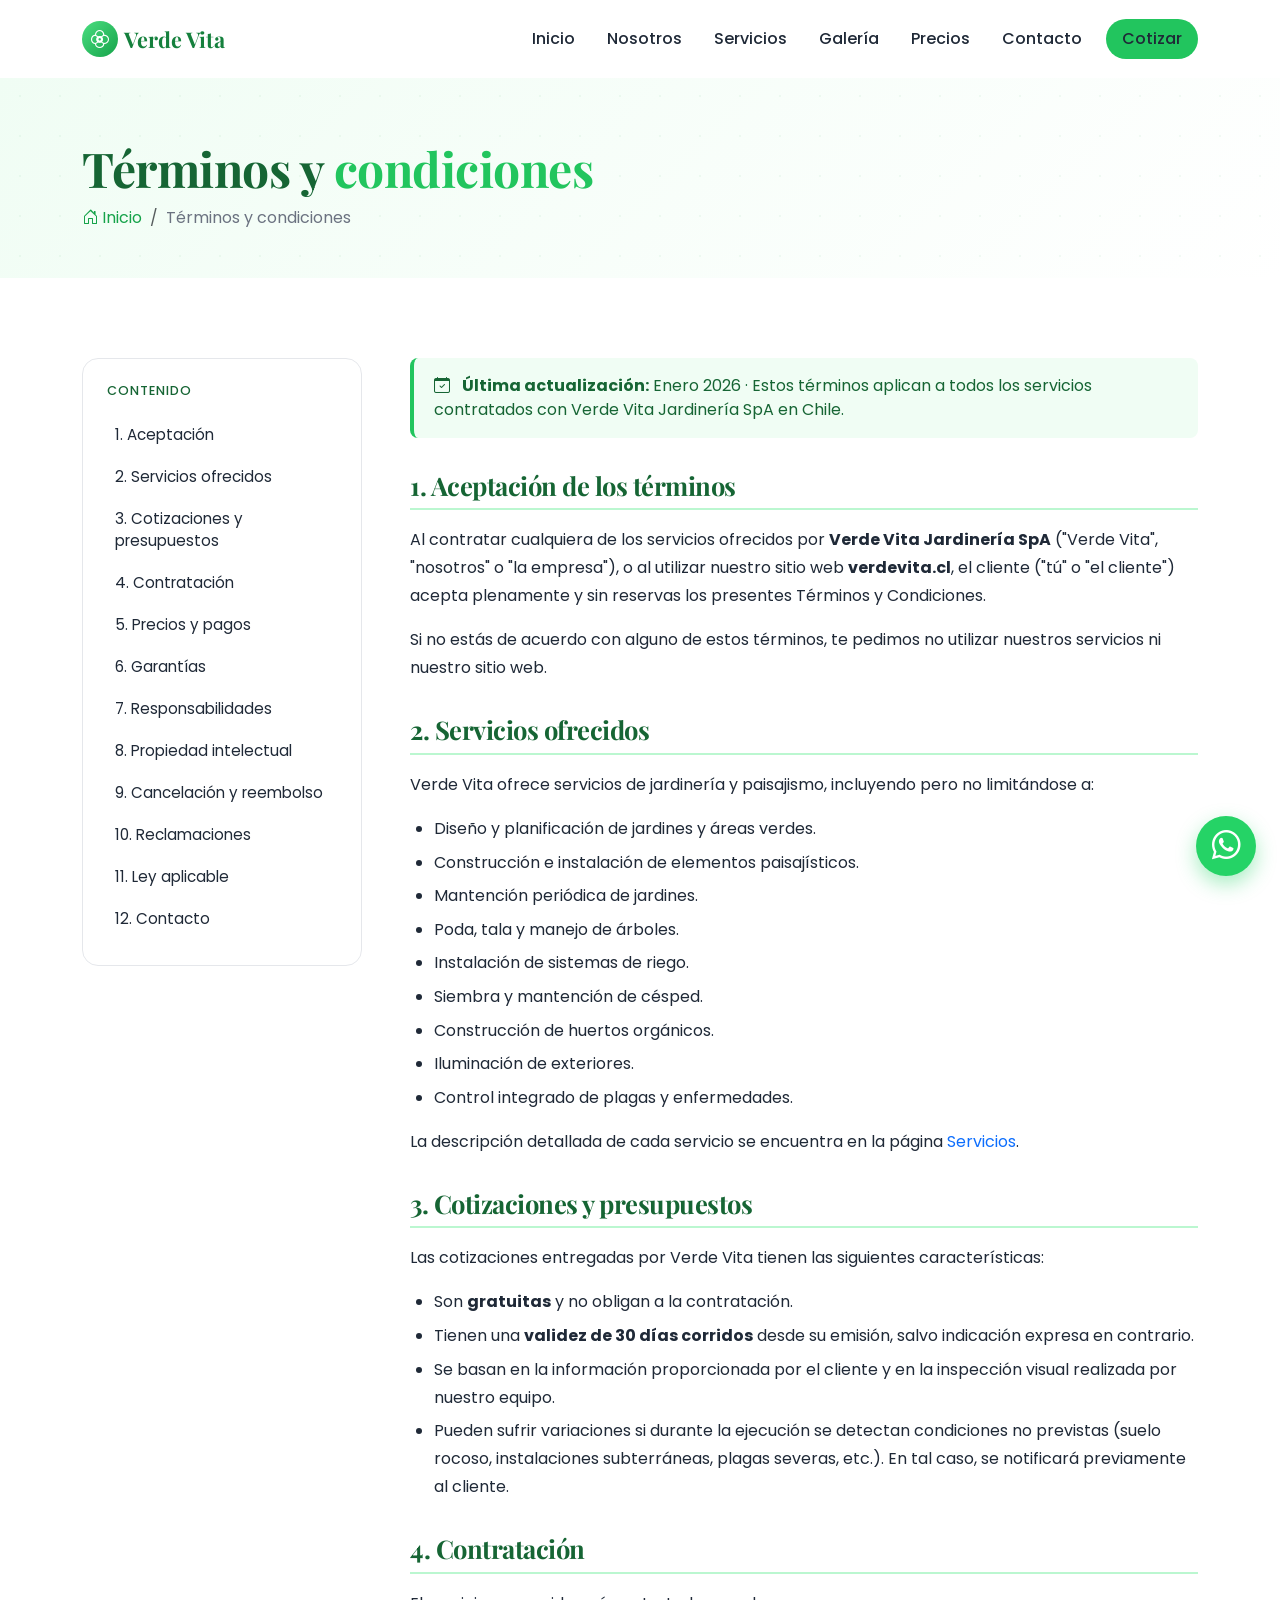
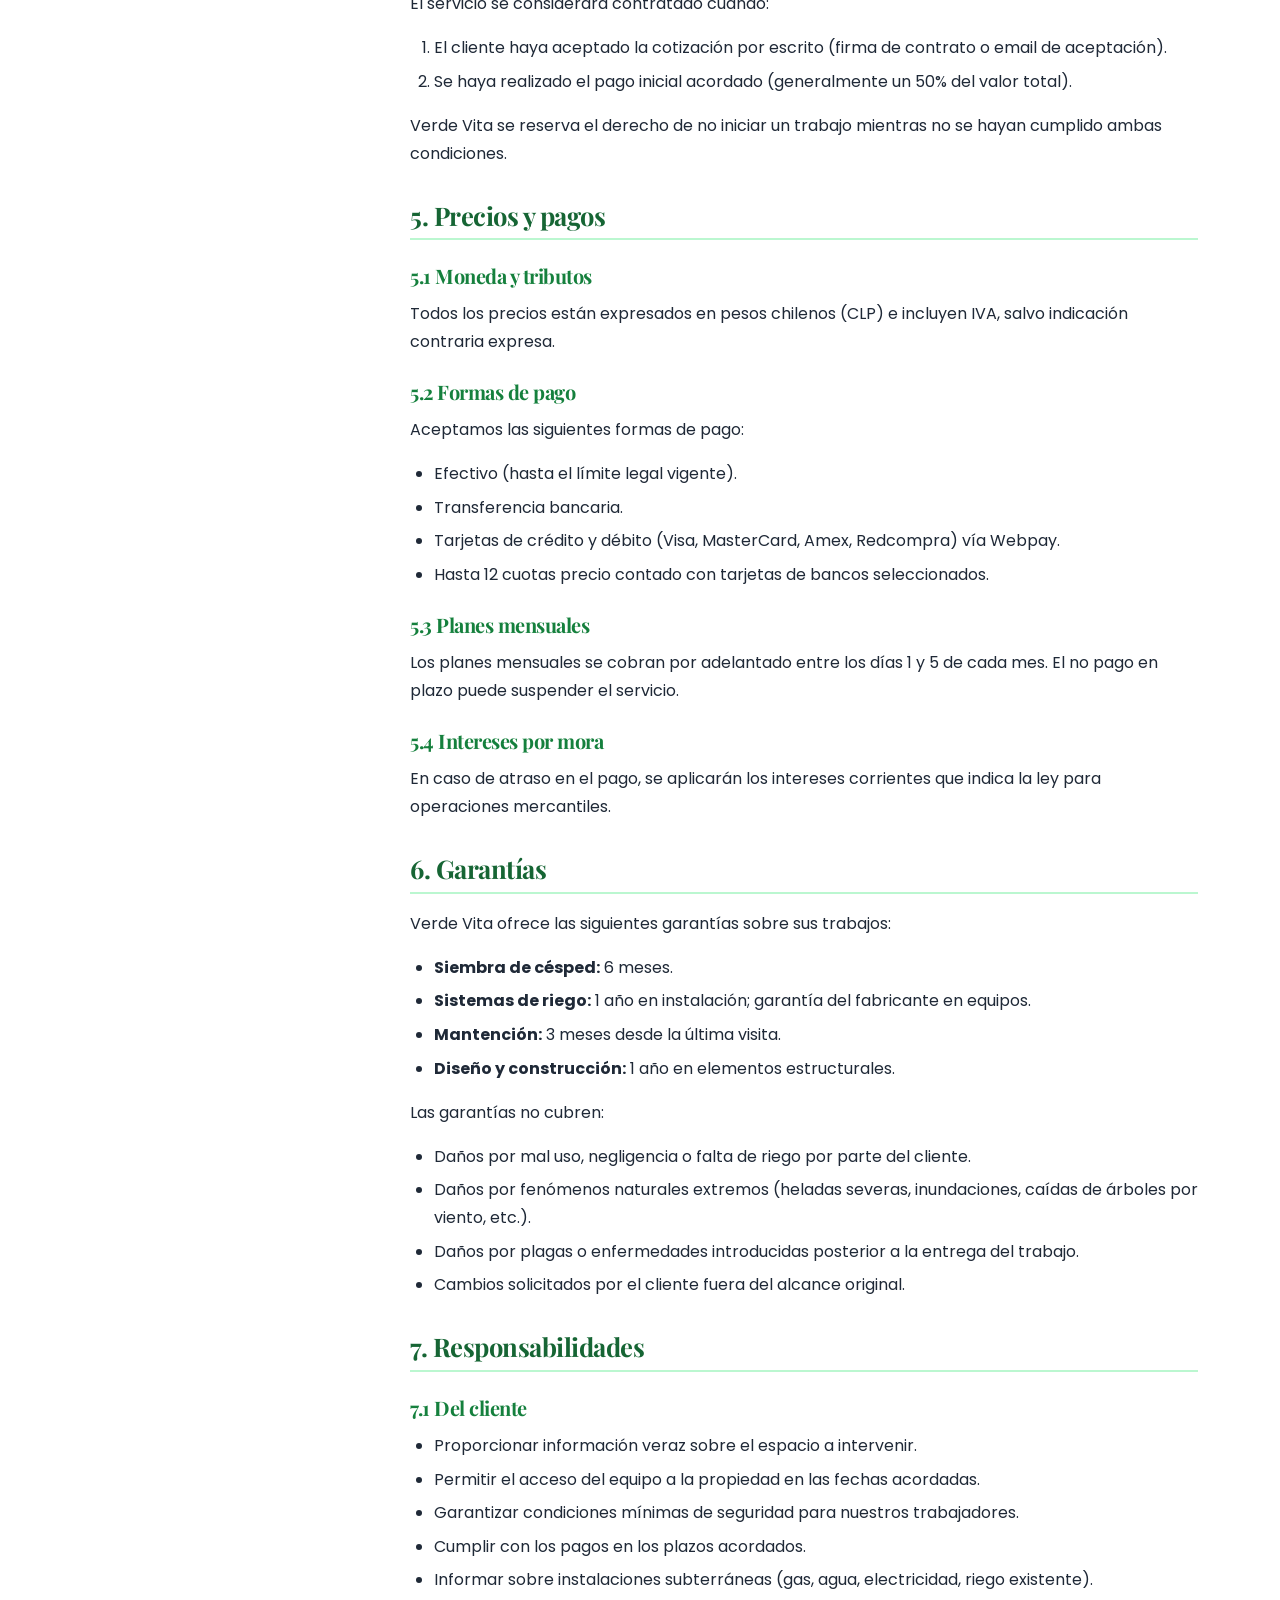
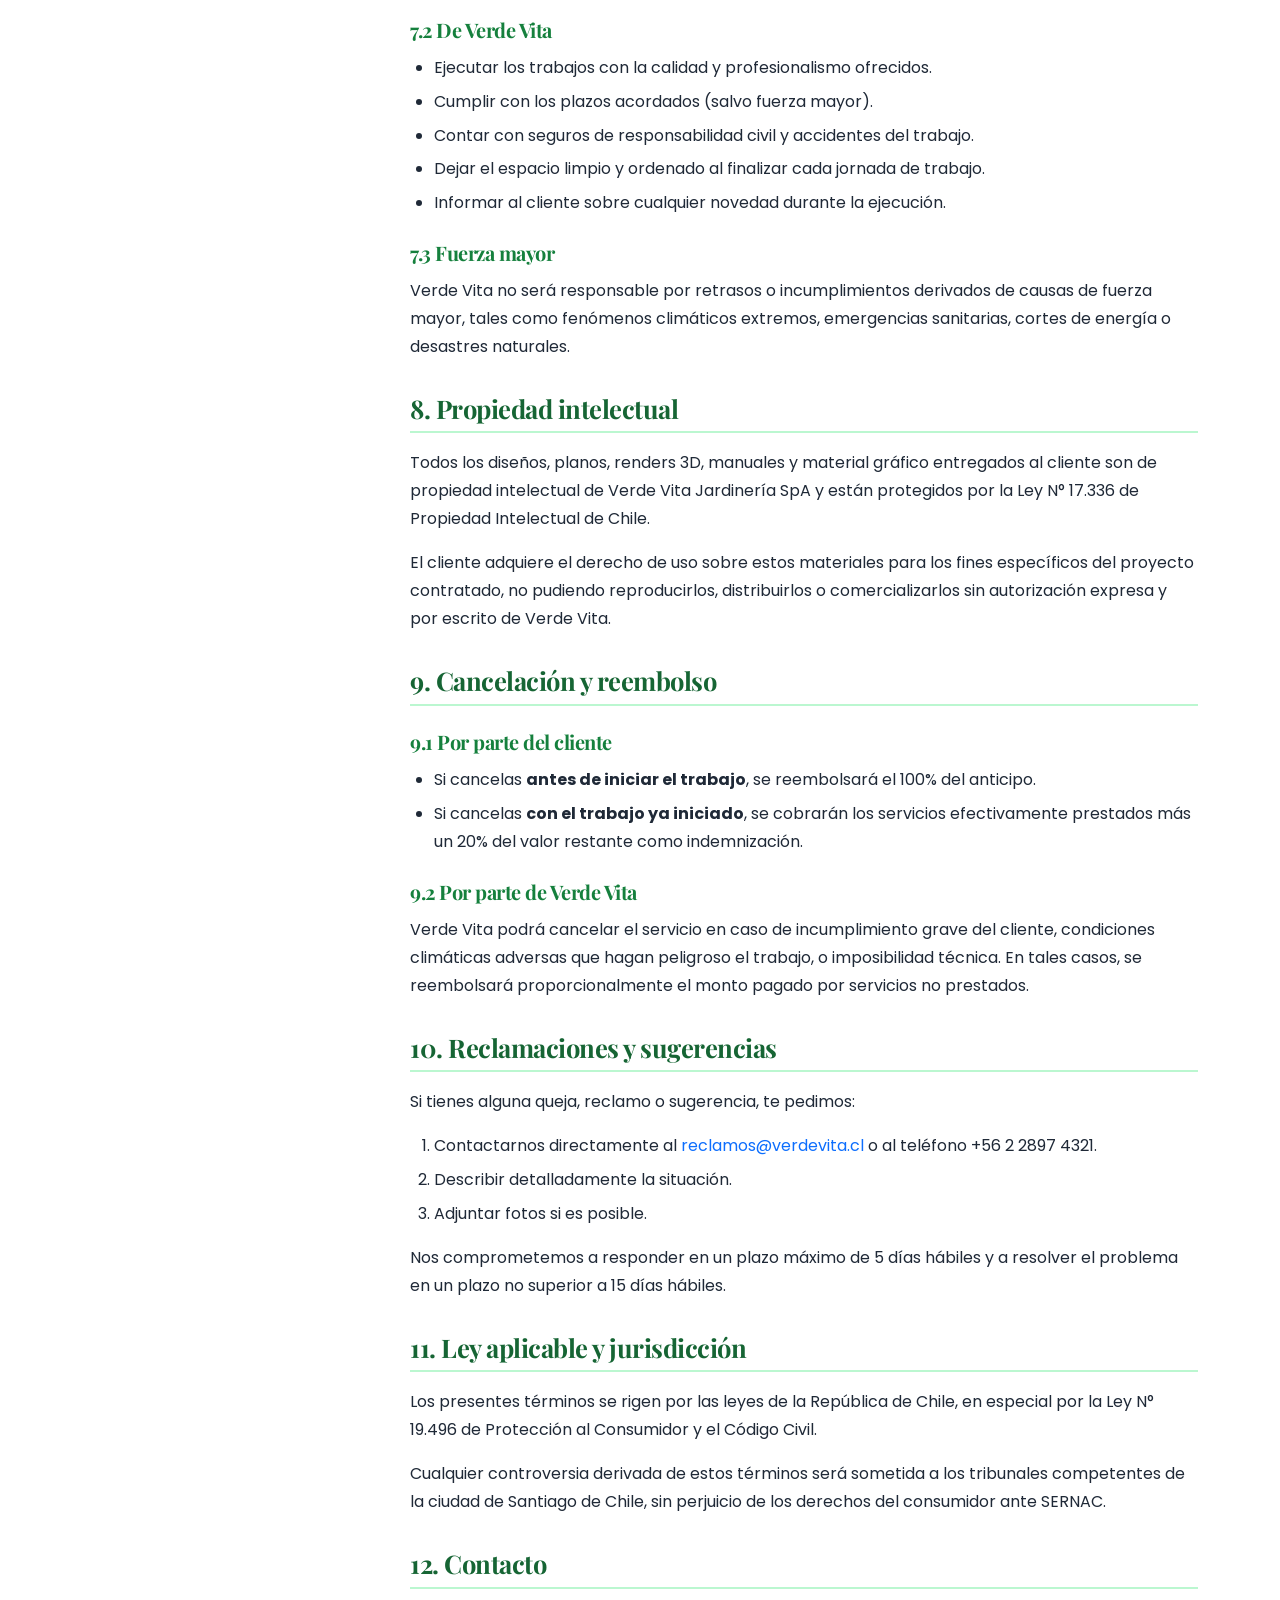
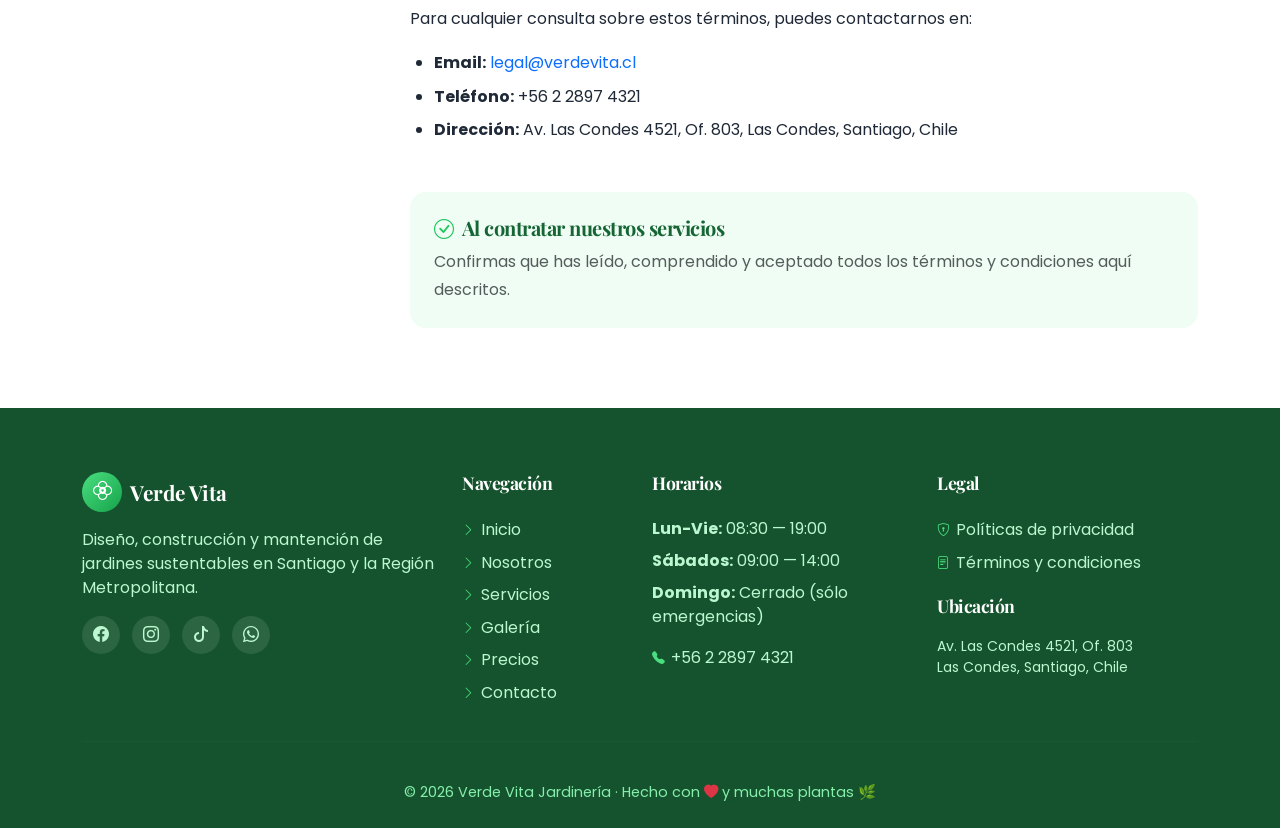
<file: terminos.html>
<!DOCTYPE html>
<html lang="es">
<head>
  <meta charset="UTF-8" />
  <meta name="viewport" content="width=device-width, initial-scale=1.0" />
  <meta name="description" content="Términos y condiciones de los servicios de Verde Vita Jardinería. Condiciones de contratación, garantías, pagos y responsabilidades." />
  <title>Términos y condiciones · Verde Vita Jardinería</title>

  <link href="https://cdn.jsdelivr.net/npm/bootstrap@5.3.3/dist/css/bootstrap.min.css" rel="stylesheet" />
  <link rel="stylesheet" href="https://cdn.jsdelivr.net/npm/bootstrap-icons@1.11.3/font/bootstrap-icons.css" />
  <link rel="preconnect" href="https://fonts.googleapis.com" />
  <link rel="preconnect" href="https://fonts.gstatic.com" crossorigin />
  <link href="https://fonts.googleapis.com/css2?family=Playfair+Display:wght@600;700;800&family=Poppins:wght@300;400;500;600;700&display=swap" rel="stylesheet" />
  <link rel="stylesheet" href="assets/css/styles.css?v=20261019-1" />
  <link rel="icon" href="data:image/svg+xml,%3Csvg xmlns='http://www.w3.org/2000/svg' viewBox='0 0 100 100'%3E%3Ctext y='.9em' font-size='90'%3E🌿%3C/text%3E%3C/svg%3E" />
</head>
<body>

  <!-- ===== NAVBAR ===== -->
  <nav class="navbar navbar-expand-lg fixed-top">
    <div class="container">
      <a class="navbar-brand" href="index.html">
        <span class="brand-icon"><i class="bi bi-flower2"></i></span>
        Verde Vita
      </a>
      <button class="navbar-toggler" type="button" data-bs-toggle="collapse" data-bs-target="#mainNav">
        <span class="navbar-toggler-icon"></span>
      </button>
      <div class="collapse navbar-collapse" id="mainNav">
        <ul class="navbar-nav ms-auto align-items-lg-center">
          <li class="nav-item"><a class="nav-link" href="index.html">Inicio</a></li>
          <li class="nav-item"><a class="nav-link" href="sobre-nosotros.html">Nosotros</a></li>
          <li class="nav-item"><a class="nav-link" href="servicios.html">Servicios</a></li>
          <li class="nav-item"><a class="nav-link" href="galeria.html">Galería</a></li>
          <li class="nav-item"><a class="nav-link" href="precios.html">Precios</a></li>
          <li class="nav-item"><a class="nav-link" href="contacto.html">Contacto</a></li>
          <li class="nav-item ms-lg-2"><a class="nav-link btn-cta-nav" href="contacto.html">Cotizar</a></li>
        </ul>
      </div>
    </div>
  </nav>

  <!-- ===== PAGE HEADER ===== -->
  <header class="page-header">
    <div class="container">
      <h1 class="reveal">Términos y <span class="text-leaf">condiciones</span></h1>
      <nav aria-label="breadcrumb" class="reveal reveal-delay-1">
        <ol class="breadcrumb breadcrumb-custom">
          <li class="breadcrumb-item"><a href="index.html"><i class="bi bi-house-door me-1"></i>Inicio</a></li>
          <li class="breadcrumb-item active">Términos y condiciones</li>
        </ol>
      </nav>
    </div>
  </header>

  <!-- ===== LEGAL CONTENT ===== -->
  <section class="section">
    <div class="container">
      <div class="legal-layout">
        <!-- TOC -->
        <aside class="legal-toc reveal">
          <h6>Contenido</h6>
          <ul>
            <li><a href="#aceptacion">1. Aceptación</a></li>
            <li><a href="#servicios">2. Servicios ofrecidos</a></li>
            <li><a href="#cotizaciones">3. Cotizaciones y presupuestos</a></li>
            <li><a href="#contratacion">4. Contratación</a></li>
            <li><a href="#precios">5. Precios y pagos</a></li>
            <li><a href="#garantias">6. Garantías</a></li>
            <li><a href="#responsabilidades">7. Responsabilidades</a></li>
            <li><a href="#propiedad">8. Propiedad intelectual</a></li>
            <li><a href="#cancelacion">9. Cancelación y reembolso</a></li>
            <li><a href="#reclamaciones">10. Reclamaciones</a></li>
            <li><a href="#ley">11. Ley aplicable</a></li>
            <li><a href="#contacto">12. Contacto</a></li>
          </ul>
        </aside>

        <!-- Content -->
        <article class="legal-content reveal">
          <div class="last-updated">
            <i class="bi bi-calendar-check me-2"></i>
            <strong>Última actualización:</strong> Enero 2026 · Estos términos aplican a todos los servicios contratados con Verde Vita Jardinería SpA en Chile.
          </div>

          <h2 id="aceptacion">1. Aceptación de los términos</h2>
          <p>Al contratar cualquiera de los servicios ofrecidos por <strong>Verde Vita Jardinería SpA</strong> ("Verde Vita", "nosotros" o "la empresa"), o al utilizar nuestro sitio web <strong>verdevita.cl</strong>, el cliente ("tú" o "el cliente") acepta plenamente y sin reservas los presentes Términos y Condiciones.</p>
          <p>Si no estás de acuerdo con alguno de estos términos, te pedimos no utilizar nuestros servicios ni nuestro sitio web.</p>

          <h2 id="servicios">2. Servicios ofrecidos</h2>
          <p>Verde Vita ofrece servicios de jardinería y paisajismo, incluyendo pero no limitándose a:</p>
          <ul>
            <li>Diseño y planificación de jardines y áreas verdes.</li>
            <li>Construcción e instalación de elementos paisajísticos.</li>
            <li>Mantención periódica de jardines.</li>
            <li>Poda, tala y manejo de árboles.</li>
            <li>Instalación de sistemas de riego.</li>
            <li>Siembra y mantención de césped.</li>
            <li>Construcción de huertos orgánicos.</li>
            <li>Iluminación de exteriores.</li>
            <li>Control integrado de plagas y enfermedades.</li>
          </ul>
          <p>La descripción detallada de cada servicio se encuentra en la página <a href="servicios.html">Servicios</a>.</p>

          <h2 id="cotizaciones">3. Cotizaciones y presupuestos</h2>
          <p>Las cotizaciones entregadas por Verde Vita tienen las siguientes características:</p>
          <ul>
            <li>Son <strong>gratuitas</strong> y no obligan a la contratación.</li>
            <li>Tienen una <strong>validez de 30 días corridos</strong> desde su emisión, salvo indicación expresa en contrario.</li>
            <li>Se basan en la información proporcionada por el cliente y en la inspección visual realizada por nuestro equipo.</li>
            <li>Pueden sufrir variaciones si durante la ejecución se detectan condiciones no previstas (suelo rocoso, instalaciones subterráneas, plagas severas, etc.). En tal caso, se notificará previamente al cliente.</li>
          </ul>

          <h2 id="contratacion">4. Contratación</h2>
          <p>El servicio se considerará contratado cuando:</p>
          <ol>
            <li>El cliente haya aceptado la cotización por escrito (firma de contrato o email de aceptación).</li>
            <li>Se haya realizado el pago inicial acordado (generalmente un 50% del valor total).</li>
          </ol>
          <p>Verde Vita se reserva el derecho de no iniciar un trabajo mientras no se hayan cumplido ambas condiciones.</p>

          <h2 id="precios">5. Precios y pagos</h2>
          <h3>5.1 Moneda y tributos</h3>
          <p>Todos los precios están expresados en pesos chilenos (CLP) e incluyen IVA, salvo indicación contraria expresa.</p>
          <h3>5.2 Formas de pago</h3>
          <p>Aceptamos las siguientes formas de pago:</p>
          <ul>
            <li>Efectivo (hasta el límite legal vigente).</li>
            <li>Transferencia bancaria.</li>
            <li>Tarjetas de crédito y débito (Visa, MasterCard, Amex, Redcompra) vía Webpay.</li>
            <li>Hasta 12 cuotas precio contado con tarjetas de bancos seleccionados.</li>
          </ul>
          <h3>5.3 Planes mensuales</h3>
          <p>Los planes mensuales se cobran por adelantado entre los días 1 y 5 de cada mes. El no pago en plazo puede suspender el servicio.</p>
          <h3>5.4 Intereses por mora</h3>
          <p>En caso de atraso en el pago, se aplicarán los intereses corrientes que indica la ley para operaciones mercantiles.</p>

          <h2 id="garantias">6. Garantías</h2>
          <p>Verde Vita ofrece las siguientes garantías sobre sus trabajos:</p>
          <ul>
            <li><strong>Siembra de césped:</strong> 6 meses.</li>
            <li><strong>Sistemas de riego:</strong> 1 año en instalación; garantía del fabricante en equipos.</li>
            <li><strong>Mantención:</strong> 3 meses desde la última visita.</li>
            <li><strong>Diseño y construcción:</strong> 1 año en elementos estructurales.</li>
          </ul>
          <p>Las garantías no cubren:</p>
          <ul>
            <li>Daños por mal uso, negligencia o falta de riego por parte del cliente.</li>
            <li>Daños por fenómenos naturales extremos (heladas severas, inundaciones, caídas de árboles por viento, etc.).</li>
            <li>Daños por plagas o enfermedades introducidas posterior a la entrega del trabajo.</li>
            <li>Cambios solicitados por el cliente fuera del alcance original.</li>
          </ul>

          <h2 id="responsabilidades">7. Responsabilidades</h2>
          <h3>7.1 Del cliente</h3>
          <ul>
            <li>Proporcionar información veraz sobre el espacio a intervenir.</li>
            <li>Permitir el acceso del equipo a la propiedad en las fechas acordadas.</li>
            <li>Garantizar condiciones mínimas de seguridad para nuestros trabajadores.</li>
            <li>Cumplir con los pagos en los plazos acordados.</li>
            <li>Informar sobre instalaciones subterráneas (gas, agua, electricidad, riego existente).</li>
          </ul>
          <h3>7.2 De Verde Vita</h3>
          <ul>
            <li>Ejecutar los trabajos con la calidad y profesionalismo ofrecidos.</li>
            <li>Cumplir con los plazos acordados (salvo fuerza mayor).</li>
            <li>Contar con seguros de responsabilidad civil y accidentes del trabajo.</li>
            <li>Dejar el espacio limpio y ordenado al finalizar cada jornada de trabajo.</li>
            <li>Informar al cliente sobre cualquier novedad durante la ejecución.</li>
          </ul>
          <h3>7.3 Fuerza mayor</h3>
          <p>Verde Vita no será responsable por retrasos o incumplimientos derivados de causas de fuerza mayor, tales como fenómenos climáticos extremos, emergencias sanitarias, cortes de energía o desastres naturales.</p>

          <h2 id="propiedad">8. Propiedad intelectual</h2>
          <p>Todos los diseños, planos, renders 3D, manuales y material gráfico entregados al cliente son de propiedad intelectual de Verde Vita Jardinería SpA y están protegidos por la Ley N° 17.336 de Propiedad Intelectual de Chile.</p>
          <p>El cliente adquiere el derecho de uso sobre estos materiales para los fines específicos del proyecto contratado, no pudiendo reproducirlos, distribuirlos o comercializarlos sin autorización expresa y por escrito de Verde Vita.</p>

          <h2 id="cancelacion">9. Cancelación y reembolso</h2>
          <h3>9.1 Por parte del cliente</h3>
          <ul>
            <li>Si cancelas <strong>antes de iniciar el trabajo</strong>, se reembolsará el 100% del anticipo.</li>
            <li>Si cancelas <strong>con el trabajo ya iniciado</strong>, se cobrarán los servicios efectivamente prestados más un 20% del valor restante como indemnización.</li>
          </ul>
          <h3>9.2 Por parte de Verde Vita</h3>
          <p>Verde Vita podrá cancelar el servicio en caso de incumplimiento grave del cliente, condiciones climáticas adversas que hagan peligroso el trabajo, o imposibilidad técnica. En tales casos, se reembolsará proporcionalmente el monto pagado por servicios no prestados.</p>

          <h2 id="reclamaciones">10. Reclamaciones y sugerencias</h2>
          <p>Si tienes alguna queja, reclamo o sugerencia, te pedimos:</p>
          <ol>
            <li>Contactarnos directamente al <a href="mailto:reclamos@verdevita.cl">reclamos@verdevita.cl</a> o al teléfono +56 2 2897 4321.</li>
            <li>Describir detalladamente la situación.</li>
            <li>Adjuntar fotos si es posible.</li>
          </ol>
          <p>Nos comprometemos a responder en un plazo máximo de 5 días hábiles y a resolver el problema en un plazo no superior a 15 días hábiles.</p>

          <h2 id="ley">11. Ley aplicable y jurisdicción</h2>
          <p>Los presentes términos se rigen por las leyes de la República de Chile, en especial por la Ley N° 19.496 de Protección al Consumidor y el Código Civil.</p>
          <p>Cualquier controversia derivada de estos términos será sometida a los tribunales competentes de la ciudad de Santiago de Chile, sin perjuicio de los derechos del consumidor ante SERNAC.</p>

          <h2 id="contacto">12. Contacto</h2>
          <p>Para cualquier consulta sobre estos términos, puedes contactarnos en:</p>
          <ul>
            <li><strong>Email:</strong> <a href="mailto:legal@verdevita.cl">legal@verdevita.cl</a></li>
            <li><strong>Teléfono:</strong> +56 2 2897 4321</li>
            <li><strong>Dirección:</strong> Av. Las Condes 4521, Of. 803, Las Condes, Santiago, Chile</li>
          </ul>

          <div class="bg-leaf-soft rounded-4 p-4 mt-5">
            <h5 class="mb-2"><i class="bi bi-check-circle text-leaf me-2"></i>Al contratar nuestros servicios</h5>
            <p class="text-muted mb-0">Confirmas que has leído, comprendido y aceptado todos los términos y condiciones aquí descritos.</p>
          </div>
        </article>
      </div>
    </div>
  </section>

  <!-- ===== FOOTER ===== -->
  <footer>
    <div class="container">
      <div class="row g-4">
        <div class="col-lg-4">
          <div class="footer-brand">
            <span class="brand-icon"><i class="bi bi-flower2"></i></span>
            <span class="brand-name">Verde Vita</span>
          </div>
          <p>Diseño, construcción y mantención de jardines sustentables en Santiago y la Región Metropolitana.</p>
          <div class="social-links mt-3">
            <a href="#" aria-label="Facebook"><i class="bi bi-facebook"></i></a>
            <a href="#" aria-label="Instagram"><i class="bi bi-instagram"></i></a>
            <a href="#" aria-label="TikTok"><i class="bi bi-tiktok"></i></a>
            <a href="#" aria-label="WhatsApp"><i class="bi bi-whatsapp"></i></a>
          </div>
        </div>
        <div class="col-lg-2 col-md-4">
          <h5>Navegación</h5>
          <ul>
            <li><a href="index.html"><i class="bi bi-chevron-right"></i> Inicio</a></li>
            <li><a href="sobre-nosotros.html"><i class="bi bi-chevron-right"></i> Nosotros</a></li>
            <li><a href="servicios.html"><i class="bi bi-chevron-right"></i> Servicios</a></li>
            <li><a href="galeria.html"><i class="bi bi-chevron-right"></i> Galería</a></li>
            <li><a href="precios.html"><i class="bi bi-chevron-right"></i> Precios</a></li>
            <li><a href="contacto.html"><i class="bi bi-chevron-right"></i> Contacto</a></li>
          </ul>
        </div>
        <div class="col-lg-3 col-md-4">
          <h5>Horarios</h5>
          <ul>
            <li><strong>Lun-Vie:</strong> 08:30 — 19:00</li>
            <li><strong>Sábados:</strong> 09:00 — 14:00</li>
            <li><strong>Domingo:</strong> Cerrado (sólo emergencias)</li>
            <li class="mt-2"><a href="tel:+56228974321"><i class="bi bi-telephone-fill"></i> +56 2 2897 4321</a></li>
          </ul>
        </div>
        <div class="col-lg-3 col-md-4">
          <h5>Legal</h5>
          <ul>
            <li><a href="privacidad.html"><i class="bi bi-shield-lock"></i> Políticas de privacidad</a></li>
            <li><a href="terminos.html"><i class="bi bi-file-text"></i> Términos y condiciones</a></li>
          </ul>
          <h5 class="mt-3">Ubicación</h5>
          <p class="small mb-0">Av. Las Condes 4521, Of. 803<br>Las Condes, Santiago, Chile</p>
        </div>
      </div>
      <hr />
      <div class="copyright">
        © <span id="currentYear"></span> Verde Vita Jardinería · Hecho con <i class="bi bi-heart-fill text-danger"></i> y muchas plantas 🌿
      </div>
    </div>
  </footer>

  <a href="#" id="backToTop" class="btn btn-primary rounded-circle position-fixed" style="bottom:24px;right:90px;display:none;width:50px;height:50px;z-index:1030;" aria-label="Volver arriba">
    <i class="bi bi-arrow-up"></i>
  </a>

  <a href="https://wa.me/56987654321" class="whatsapp-float" target="_blank" rel="noopener" aria-label="Contactar por WhatsApp">
    <i class="bi bi-whatsapp"></i>
  </a>

  <script src="https://cdn.jsdelivr.net/npm/bootstrap@5.3.3/dist/js/bootstrap.bundle.min.js"></script>
  <script src="assets/js/data.js"></script>
  <script src="assets/js/main.js"></script>
</body>
</html>
</file>
<file: assets/css/styles.css>
/* ============================================================
   Verde Vita Jardinería — Tema personalizado
   ============================================================ */

:root {
  --leaf-50:  #f0fdf4;
  --leaf-100: #dcfce7;
  --leaf-200: #bbf7d0;
  --leaf-300: #86efac;
  --leaf-400: #4ade80;
  --leaf-500: #22c55e;
  --leaf-600: #16a34a;
  --leaf-700: #15803d;
  --leaf-800: #166534;
  --leaf-900: #14532d;

  --earth-300: #c4a586;
  --earth-400: #b08968;
  --earth-500: #8b6f47;
  --earth-700: #5c4630;
  --earth-800: #3d2f20;
  --earth-900: #2d1f12;

  --accent: #fbbf24;
  --dark:   #1f2937;
  --muted:  #6b7280;
  --bg-soft:#f8fafc;
  --border: #e5e7eb;

  --shadow-sm: 0 1px 2px rgba(0,0,0,0.05);
  --shadow:    0 4px 6px -1px rgba(0,0,0,0.07), 0 2px 4px -1px rgba(0,0,0,0.04);
  --shadow-lg: 0 10px 25px -5px rgba(22,163,74,0.15), 0 8px 10px -6px rgba(0,0,0,0.05);
}

/* ---------- Bootstrap overrides ---------- */
.btn-primary {
  background-color: var(--leaf-500);
  border-color: var(--leaf-500);
  --bs-btn-hover-bg: var(--leaf-600);
  --bs-btn-hover-border-color: var(--leaf-600);
  --bs-btn-active-bg: var(--leaf-700);
  --bs-btn-active-border-color: var(--leaf-700);
}
.btn-primary {
  --bs-btn-color: #fff;
}
.btn-outline-primary {
  --bs-btn-color: var(--leaf-600);
  --bs-btn-border-color: var(--leaf-500);
}
.btn-outline-primary:hover {
  background-color: var(--leaf-500);
  border-color: var(--leaf-500);
  color: #fff;
}
.btn-success {
  background-color: var(--leaf-600);
  border-color: var(--leaf-600);
}
.btn-earth {
  background-color: var(--earth-500);
  border-color: var(--earth-500);
  color: #fff;
}
.btn-earth:hover {
  background-color: var(--earth-700);
  border-color: var(--earth-700);
  color: #fff;
}
.text-primary   { color: var(--leaf-600) !important; }
.text-leaf      { color: var(--leaf-500); }
.text-earth     { color: var(--earth-500); }
.bg-primary     { background-color: var(--leaf-500) !important; }
.bg-leaf-soft   { background-color: var(--leaf-50); }
.bg-leaf-light  { background-color: var(--leaf-100); }
.bg-earth       { background-color: var(--earth-700); }
.bg-earth-dark  { background-color: var(--earth-900); }
.border-leaf    { border-color: var(--leaf-300) !important; }

body {
  font-family: 'Poppins', system-ui, -apple-system, "Segoe UI", Roboto, sans-serif;
  color: var(--dark);
  padding-top: 76px;
}

h1, h2, h3, h4, h5 {
  font-family: 'Playfair Display', 'Poppins', serif;
  font-weight: 700;
  color: var(--leaf-800);
  letter-spacing: -0.5px;
}

h2 { font-size: clamp(1.75rem, 3.5vw, 2.5rem); }
h3 { font-size: clamp(1.25rem, 2.5vw, 1.75rem); }

a { text-decoration: none; }

/* ---------- Navbar ---------- */
.navbar {
  transition: background-color .3s ease, box-shadow .3s ease, padding .3s ease;
  padding-top: 1rem;
  padding-bottom: 1rem;
  background-color: rgba(255,255,255,0.95);
  backdrop-filter: blur(8px);
}
.navbar.scrolled {
  background-color: #fff;
  box-shadow: var(--shadow);
  padding-top: .6rem;
  padding-bottom: .6rem;
}
.navbar-brand {
  font-weight: 700;
  font-size: 1.35rem;
  color: var(--leaf-700) !important;
  display: flex;
  align-items: center;
  gap: .4rem;
  font-family: 'Playfair Display', serif;
}
.navbar-brand .brand-icon {
  width: 36px; height: 36px;
  background: linear-gradient(135deg, var(--leaf-400), var(--leaf-600));
  border-radius: 50%;
  display: inline-flex;
  align-items: center;
  justify-content: center;
  color: #fff;
  font-size: 1.1rem;
}
.navbar-nav .nav-link {
  font-weight: 500;
  color: var(--dark) !important;
  padding: .5rem 1rem !important;
  position: relative;
  transition: color .2s ease;
}
.navbar-nav .nav-link:hover,
.navbar-nav .nav-link.active {
  color: var(--leaf-600) !important;
}
.navbar-nav .nav-link::after {
  content: '';
  position: absolute;
  bottom: 0;
  left: 50%;
  width: 0;
  height: 2px;
  background-color: var(--leaf-500);
  transition: all .25s ease;
  transform: translateX(-50%);
}
.navbar-nav .nav-link:hover::after,
.navbar-nav .nav-link.active::after {
  width: 60%;
}
.btn-cta-nav {
  background: var(--leaf-500);
  color: #fff !important;
  border-radius: 50px;
  padding: .5rem 1.25rem !important;
  font-weight: 600;
  transition: all .25s ease;
}
.btn-cta-nav:hover {
  background: var(--leaf-600);
  transform: translateY(-1px);
  box-shadow: 0 6px 15px rgba(22,163,74,.35);
}

/* ---------- Hero ---------- */
.hero {
  background: linear-gradient(135deg, var(--leaf-50) 0%, #fff 50%, var(--leaf-100) 100%);
  padding: 5rem 0 6rem;
  position: relative;
  overflow: hidden;
}
.hero::before {
  content: '';
  position: absolute;
  top: -100px; right: -100px;
  width: 400px; height: 400px;
  background: radial-gradient(circle, var(--leaf-200) 0%, transparent 70%);
  border-radius: 50%;
  opacity: .6;
}
.hero::after {
  content: '';
  position: absolute;
  bottom: -150px; left: -150px;
  width: 350px; height: 350px;
  background: radial-gradient(circle, var(--earth-300) 0%, transparent 70%);
  border-radius: 50%;
  opacity: .35;
}
.hero h1 {
  font-size: clamp(2.2rem, 5vw, 3.5rem);
  line-height: 1.15;
  margin-bottom: 1.25rem;
  font-family: 'Playfair Display', serif;
}
.hero .lead {
  color: var(--muted);
  font-size: 1.15rem;
  margin-bottom: 2rem;
}
.hero-img-wrap {
  position: relative;
  z-index: 1;
}
.hero-img-wrap img {
  border-radius: 30% 70% 70% 30% / 30% 30% 70% 70%;
  box-shadow: var(--shadow-lg);
  width: 100%;
  max-width: 500px;
  aspect-ratio: 1/1;
  object-fit: cover;
  animation: morph 8s ease-in-out infinite;
}
.hero-badge {
  position: absolute;
  background: #fff;
  padding: .75rem 1rem;
  border-radius: 50px;
  box-shadow: var(--shadow);
  font-weight: 600;
  font-size: .9rem;
  display: flex;
  align-items: center;
  gap: .5rem;
  z-index: 2;
}
.hero-badge .bi {
  color: var(--leaf-500);
  font-size: 1.2rem;
}
.hero-badge.top    { top: 8%; left: -10px; animation: float 4s ease-in-out infinite; }
.hero-badge.bottom { bottom: 12%; right: -10px; animation: float 4s ease-in-out infinite reverse; }

@keyframes morph {
  0%, 100% { border-radius: 30% 70% 70% 30% / 30% 30% 70% 70%; }
  50%      { border-radius: 50% 50% 30% 70% / 60% 40% 60% 40%; }
}
@keyframes float {
  0%, 100% { transform: translateY(0); }
  50%      { transform: translateY(-10px); }
}

/* ---------- Page header (no hero) ---------- */
.page-header {
  background: linear-gradient(135deg, var(--leaf-50) 0%, #fff 100%);
  padding: 4rem 0 3rem;
  position: relative;
  overflow: hidden;
}
.page-header::before {
  content: '';
  position: absolute;
  inset: 0;
  background-image: url("data:image/svg+xml,%3Csvg xmlns='http://www.w3.org/2000/svg' viewBox='0 0 100 100'%3E%3Cpath d='M50 50m-2 0a2 2 0 1 1 4 0a2 2 0 1 1 -4 0' fill='%2316a34a' opacity='.12'/%3E%3C/svg%3E");
  background-size: 40px 40px;
}
.page-header h1 {
  font-size: clamp(2rem, 4vw, 3rem);
  margin-bottom: .5rem;
  position: relative;
}
.breadcrumb-custom {
  background: transparent;
  padding: 0;
  margin: 0;
  position: relative;
}
.breadcrumb-custom .breadcrumb-item a {
  color: var(--leaf-600);
}
.breadcrumb-custom .breadcrumb-item.active {
  color: var(--muted);
}

/* ---------- Sections ---------- */
.section {
  padding: 5rem 0;
}
.section-title {
  text-align: center;
  margin-bottom: 3rem;
}
.section-title h2 {
  position: relative;
  display: inline-block;
  margin-bottom: .75rem;
}
.section-title h2::after {
  content: '';
  display: block;
  width: 60px;
  height: 4px;
  background: linear-gradient(90deg, var(--leaf-500), var(--earth-400));
  margin: .75rem auto 0;
  border-radius: 2px;
}
.section-title p {
  color: var(--muted);
  max-width: 640px;
  margin: 0 auto;
}

/* ---------- Cards ---------- */
.service-card {
  background: #fff;
  border-radius: 16px;
  overflow: hidden;
  box-shadow: var(--shadow-sm);
  transition: transform .35s ease, box-shadow .35s ease;
  border: 1px solid var(--border);
  height: 100%;
  display: flex;
  flex-direction: column;
}
.service-card:hover {
  transform: translateY(-8px);
  box-shadow: var(--shadow-lg);
  border-color: var(--leaf-300);
}
.service-card .card-img-wrap {
  position: relative;
  height: 180px;
  overflow: hidden;
}
.service-card .card-img-wrap img {
  width: 100%;
  height: 100%;
  object-fit: cover;
  transition: transform .5s ease;
}
.service-card:hover .card-img-wrap img {
  transform: scale(1.08);
}
.service-card .card-icon {
  position: absolute;
  bottom: -20px;
  left: 1.25rem;
  width: 50px;
  height: 50px;
  background: var(--leaf-500);
  color: #fff;
  border-radius: 14px;
  display: flex;
  align-items: center;
  justify-content: center;
  font-size: 1.5rem;
  box-shadow: var(--shadow);
}
.service-card .card-body {
  padding: 1.75rem 1.25rem 1.25rem;
  flex: 1;
  display: flex;
  flex-direction: column;
}
.service-card .card-title {
  color: var(--leaf-800);
  font-weight: 700;
  font-size: 1.2rem;
  font-family: 'Playfair Display', serif;
}
.service-card .price-tag {
  margin-top: auto;
  color: var(--leaf-600);
  font-weight: 700;
  font-size: 1.05rem;
  font-family: 'Poppins', sans-serif;
}
.service-card .price-tag small {
  color: var(--muted);
  font-weight: 400;
}
.feature-card {
  background: #fff;
  border-radius: 16px;
  padding: 2rem 1.5rem;
  text-align: center;
  box-shadow: var(--shadow-sm);
  border: 1px solid var(--border);
  height: 100%;
  transition: all .3s ease;
}
.feature-card:hover {
  transform: translateY(-6px);
  box-shadow: var(--shadow-lg);
  border-color: var(--leaf-300);
}
.feature-card .icon-box {
  width: 70px;
  height: 70px;
  background: var(--leaf-100);
  color: var(--leaf-600);
  border-radius: 18px;
  display: inline-flex;
  align-items: center;
  justify-content: center;
  font-size: 2rem;
  margin-bottom: 1.25rem;
  transition: all .3s ease;
}
.feature-card:hover .icon-box {
  background: var(--leaf-500);
  color: #fff;
  transform: rotate(-8deg);
}
.feature-card h3, .feature-card h4 {
  font-size: 1.25rem;
  margin-bottom: .75rem;
  font-family: 'Playfair Display', serif;
}

/* ---------- Team ---------- */
.team-card {
  background: #fff;
  border-radius: 16px;
  overflow: hidden;
  box-shadow: var(--shadow-sm);
  border: 1px solid var(--border);
  text-align: center;
  height: 100%;
  transition: transform .3s ease, box-shadow .3s ease;
}
.team-card:hover {
  transform: translateY(-6px);
  box-shadow: var(--shadow-lg);
}
.team-card .img-wrap {
  position: relative;
  overflow: hidden;
}
.team-card img {
  width: 100%;
  height: 280px;
  object-fit: cover;
  transition: transform .5s ease;
}
.team-card:hover img {
  transform: scale(1.06);
}
.team-card .card-body {
  padding: 1.5rem;
}
.team-card .card-title {
  color: var(--leaf-800);
  font-weight: 700;
  font-family: 'Playfair Display', serif;
}
.team-card .badge {
  background: var(--leaf-100);
  color: var(--leaf-700);
  font-weight: 500;
  margin: .25rem 0 .75rem;
}

/* ---------- Testimonios carousel ---------- */
.testimonial-card {
  background: #fff;
  border-radius: 20px;
  padding: 2.5rem 2rem;
  text-align: center;
  box-shadow: var(--shadow);
  border: 1px solid var(--border);
  max-width: 720px;
  margin: 0 auto;
}
.testimonial-card .stars {
  color: var(--accent);
  font-size: 1.25rem;
  margin-bottom: 1rem;
}
.testimonial-card blockquote {
  font-size: 1.1rem;
  font-style: italic;
  color: var(--dark);
  margin-bottom: 1.5rem;
}
.testimonial-card .author img {
  width: 60px; height: 60px;
  border-radius: 50%;
  object-fit: cover;
  border: 3px solid var(--leaf-300);
  margin-bottom: .5rem;
}
.testimonial-card .author h6 {
  color: var(--leaf-800);
  margin-bottom: 0;
  font-family: 'Playfair Display', serif;
}
.testimonial-card .author small {
  color: var(--muted);
}
.carousel-indicators [data-bs-target] {
  background-color: var(--leaf-500);
  width: 30px;
  border-radius: 4px;
}

/* ---------- Stats ---------- */
.stat-card {
  text-align: center;
  padding: 1.5rem;
}
.stat-card .stat-number {
  font-size: clamp(2.2rem, 4vw, 3rem);
  font-weight: 700;
  color: var(--leaf-600);
  line-height: 1;
  margin-bottom: .5rem;
  font-family: 'Playfair Display', serif;
}
.stat-card .stat-label {
  color: var(--muted);
  font-weight: 500;
  text-transform: uppercase;
  font-size: .85rem;
  letter-spacing: 1px;
}

/* ---------- Timeline ---------- */
.timeline {
  position: relative;
  padding: 2rem 0;
}
.timeline::before {
  content: '';
  position: absolute;
  top: 0; bottom: 0;
  left: 50%;
  width: 3px;
  background: var(--leaf-200);
  transform: translateX(-50%);
}
.timeline-item {
  position: relative;
  padding: 1.5rem 0;
}
.timeline-dot {
  position: absolute;
  left: 50%;
  top: 2rem;
  transform: translateX(-50%);
  width: 18px;
  height: 18px;
  background: var(--leaf-500);
  border: 4px solid #fff;
  border-radius: 50%;
  box-shadow: 0 0 0 3px var(--leaf-200);
  z-index: 1;
}
.timeline-content {
  background: #fff;
  border-radius: 12px;
  padding: 1.5rem;
  box-shadow: var(--shadow);
  border: 1px solid var(--border);
  width: calc(50% - 40px);
}
.timeline-item:nth-child(odd)  .timeline-content { margin-left: auto; }
.timeline-item:nth-child(even) .timeline-content { margin-right: auto; }
.timeline-content .year {
  display: inline-block;
  background: var(--leaf-500);
  color: #fff;
  padding: .25rem .75rem;
  border-radius: 50px;
  font-size: .85rem;
  font-weight: 600;
  margin-bottom: .5rem;
}
@media (max-width: 768px) {
  .timeline::before { left: 24px; }
  .timeline-dot { left: 24px; }
  .timeline-content { width: calc(100% - 60px); margin-left: 50px !important; }
}

/* ---------- Process ---------- */
.process-card {
  position: relative;
  text-align: center;
  padding: 2rem 1rem;
  height: 100%;
}
.process-card .step-number {
  position: absolute;
  top: 0;
  left: 50%;
  transform: translateX(-50%);
  width: 48px;
  height: 48px;
  background: linear-gradient(135deg, var(--leaf-400), var(--leaf-600));
  color: #fff;
  border-radius: 50%;
  display: flex;
  align-items: center;
  justify-content: center;
  font-weight: 700;
  font-size: 1.25rem;
  box-shadow: var(--shadow);
}
.process-card .process-icon {
  width: 80px;
  height: 80px;
  background: var(--leaf-100);
  color: var(--leaf-600);
  border-radius: 50%;
  display: inline-flex;
  align-items: center;
  justify-content: center;
  font-size: 2.25rem;
  margin: 1.5rem 0 1rem;
  transition: all .3s ease;
}
.process-card:hover .process-icon {
  background: var(--leaf-500);
  color: #fff;
  transform: scale(1.05);
}
.process-card h4 {
  margin-bottom: .75rem;
  font-family: 'Playfair Display', serif;
}

/* ---------- Pricing tables ---------- */
.pricing-card {
  background: #fff;
  border-radius: 20px;
  padding: 2.5rem 2rem;
  box-shadow: var(--shadow-sm);
  border: 2px solid var(--border);
  height: 100%;
  position: relative;
  transition: all .3s ease;
}
.pricing-card:hover {
  transform: translateY(-8px);
  box-shadow: var(--shadow-lg);
}
.pricing-card.featured {
  border-color: var(--leaf-500);
  background: linear-gradient(180deg, var(--leaf-50) 0%, #fff 100%);
  transform: scale(1.04);
}
.pricing-card.featured:hover {
  transform: scale(1.04) translateY(-8px);
}
.pricing-card .badge-featured {
  position: absolute;
  top: -14px;
  left: 50%;
  transform: translateX(-50%);
  background: var(--earth-500);
  color: #fff;
  padding: .35rem 1rem;
  border-radius: 50px;
  font-weight: 700;
  font-size: .8rem;
  letter-spacing: 1px;
}
.pricing-card h3 {
  color: var(--leaf-800);
  font-weight: 700;
  font-family: 'Playfair Display', serif;
}
.pricing-card .price {
  font-size: 3rem;
  font-weight: 700;
  color: var(--leaf-600);
  line-height: 1;
  margin: 1rem 0;
  font-family: 'Playfair Display', serif;
}
.pricing-card .price small {
  font-size: 1rem;
  color: var(--muted);
  font-weight: 400;
  font-family: 'Poppins', sans-serif;
}
.pricing-card ul {
  list-style: none;
  padding: 0;
  margin: 1.5rem 0;
}
.pricing-card ul li {
  padding: .5rem 0;
  border-bottom: 1px dashed var(--border);
  color: var(--dark);
}
.pricing-card ul li:last-child { border-bottom: none; }
.pricing-card ul li .bi {
  color: var(--leaf-500);
  margin-right: .5rem;
}

.price-table {
  background: #fff;
  border-radius: 16px;
  overflow: hidden;
  box-shadow: var(--shadow-sm);
  border: 1px solid var(--border);
}
.price-table table {
  margin-bottom: 0;
}
.price-table thead th {
  background: var(--leaf-500);
  color: #fff;
  border: none;
  font-weight: 600;
  padding: 1rem;
}
.price-table tbody td {
  padding: .9rem 1rem;
  vertical-align: middle;
}
.price-table tbody tr:nth-child(even) {
  background-color: var(--leaf-50);
}
.price-table .price-cell {
  color: var(--leaf-700);
  font-weight: 700;
  text-align: right;
  white-space: nowrap;
}
.price-table h5 {
  background: var(--leaf-100);
  color: var(--leaf-800);
  margin: 0;
  padding: 1rem;
  font-weight: 700;
  font-family: 'Playfair Display', serif;
}

/* ---------- Gallery ---------- */
.gallery-filters {
  display: flex;
  flex-wrap: wrap;
  justify-content: center;
  gap: .5rem;
  margin-bottom: 2.5rem;
}
.gallery-filter-btn {
  background: #fff;
  border: 1px solid var(--border);
  color: var(--dark);
  padding: .55rem 1.25rem;
  border-radius: 50px;
  font-weight: 500;
  cursor: pointer;
  transition: all .25s ease;
}
.gallery-filter-btn:hover {
  border-color: var(--leaf-300);
  color: var(--leaf-600);
}
.gallery-filter-btn.active {
  background: var(--leaf-500);
  border-color: var(--leaf-500);
  color: #fff;
}
.gallery-item {
  margin-bottom: 1.5rem;
  cursor: pointer;
  border-radius: 16px;
  overflow: hidden;
  position: relative;
  box-shadow: var(--shadow-sm);
  transition: transform .35s ease, box-shadow .35s ease, opacity .25s ease;
  height: 280px;
  opacity: 1;
}
.gallery-item.hidden {
  display: none;
}
.gallery-item:hover {
  transform: translateY(-6px);
  box-shadow: var(--shadow-lg);
}
.gallery-item img {
  width: 100%;
  height: 100%;
  object-fit: cover;
  transition: transform .5s ease;
}
.gallery-item:hover img {
  transform: scale(1.08);
}
.gallery-item .overlay {
  position: absolute;
  inset: 0;
  background: linear-gradient(0deg, rgba(20,83,45,.85) 0%, rgba(22,101,52,.4) 60%, transparent 100%);
  display: flex;
  flex-direction: column;
  justify-content: flex-end;
  padding: 1.25rem;
  color: #fff;
  opacity: 0;
  transition: opacity .3s ease;
}
.gallery-item:hover .overlay {
  opacity: 1;
}
.gallery-item .overlay h5 {
  color: #fff;
  margin-bottom: .25rem;
  font-family: 'Playfair Display', serif;
}
.gallery-item .overlay span {
  font-size: .85rem;
  opacity: .9;
}
.gallery-item .zoom-icon {
  position: absolute;
  top: 1rem;
  right: 1rem;
  width: 44px;
  height: 44px;
  background: rgba(255,255,255,.95);
  color: var(--leaf-600);
  border-radius: 50%;
  display: flex;
  align-items: center;
  justify-content: center;
  font-size: 1.2rem;
  opacity: 0;
  transform: scale(.7);
  transition: all .3s ease;
}
.gallery-item:hover .zoom-icon {
  opacity: 1;
  transform: scale(1);
}

/* ---------- Contact ---------- */
.contact-info {
  background: linear-gradient(135deg, var(--leaf-600), var(--leaf-800));
  color: #fff;
  border-radius: 20px;
  padding: 2.5rem 2rem;
  height: 100%;
}
.contact-info h3 { color: #fff; }
.contact-info .info-item {
  display: flex;
  align-items: flex-start;
  gap: 1rem;
  padding: 1.25rem 0;
  border-bottom: 1px solid rgba(255,255,255,.15);
}
.contact-info .info-item:last-child { border-bottom: none; }
.contact-info .info-item .icon {
  width: 44px;
  height: 44px;
  background: rgba(255,255,255,.15);
  border-radius: 12px;
  display: inline-flex;
  align-items: center;
  justify-content: center;
  font-size: 1.25rem;
  flex-shrink: 0;
}
.contact-info .info-item h6 {
  font-size: .85rem;
  text-transform: uppercase;
  letter-spacing: 1px;
  color: var(--leaf-200);
  margin-bottom: .25rem;
  font-family: 'Poppins', sans-serif;
}
.contact-info .info-item p { margin: 0; color: #fff; }
.contact-info .social-link {
  display: inline-flex;
  align-items: center;
  justify-content: center;
  width: 40px;
  height: 40px;
  background: rgba(255,255,255,.15);
  border-radius: 50%;
  color: #fff;
  transition: all .25s ease;
}
.contact-info .social-link:hover {
  background: #fff;
  color: var(--leaf-700);
  transform: translateY(-3px);
}
.schedule-table {
  background: rgba(255,255,255,.08);
  border-radius: 12px;
  padding: .25rem;
}
.schedule-table tr td {
  padding: .65rem .75rem;
  border-bottom: 1px dashed rgba(255,255,255,.2);
  color: #fff;
}
.schedule-table tr:last-child td { border-bottom: none; }
.schedule-table .day { font-weight: 600; color: #fff; }
.schedule-table .time { color: var(--leaf-200); text-align: right; }

/* ---------- Form ---------- */
.form-card {
  background: #fff;
  border-radius: 20px;
  padding: 2.5rem 2rem;
  box-shadow: var(--shadow);
  border: 1px solid var(--border);
}
.form-card .form-label {
  font-weight: 500;
  color: var(--leaf-800);
  margin-bottom: .35rem;
}
.form-control, .form-select {
  border-radius: 10px;
  border: 1px solid var(--border);
  padding: .65rem .9rem;
  transition: border-color .2s ease, box-shadow .2s ease;
}
.form-control:focus, .form-select:focus {
  border-color: var(--leaf-400);
  box-shadow: 0 0 0 .2rem rgba(34,197,94,.15);
}

/* ---------- CTA banner ---------- */
.cta-banner {
  background: linear-gradient(135deg, var(--leaf-500), var(--leaf-700));
  color: #fff;
  padding: 4rem 0;
  text-align: center;
  position: relative;
  overflow: hidden;
}
.cta-banner::before {
  content: '';
  position: absolute;
  inset: 0;
  background-image:
    radial-gradient(circle at 20% 30%, rgba(255,255,255,.15) 0%, transparent 30%),
    radial-gradient(circle at 80% 70%, rgba(255,255,255,.1)  0%, transparent 30%);
}
.cta-banner h2 { color: #fff; }
.cta-banner p  { color: rgba(255,255,255,.95); margin-bottom: 2rem; }
.cta-banner .btn {
  background: #fff;
  color: var(--leaf-700);
  font-weight: 600;
  border: none;
  padding: .85rem 2rem;
  border-radius: 50px;
  box-shadow: 0 6px 18px rgba(0,0,0,.15);
  transition: all .25s ease;
}
.cta-banner .btn:hover {
  transform: translateY(-2px);
  box-shadow: 0 10px 25px rgba(0,0,0,.2);
}

/* ---------- Footer ---------- */
footer {
  background: var(--leaf-900);
  color: var(--leaf-100);
  padding: 4rem 0 1.5rem;
}
footer h5 {
  color: #fff;
  margin-bottom: 1.25rem;
  font-size: 1.1rem;
  font-family: 'Playfair Display', serif;
}
footer p, footer a, footer li { color: var(--leaf-200); }
footer a { transition: color .2s ease; }
footer a:hover { color: #fff; }
footer .footer-brand {
  display: flex;
  align-items: center;
  gap: .5rem;
  margin-bottom: 1rem;
}
footer .footer-brand .brand-icon {
  width: 40px; height: 40px;
  background: linear-gradient(135deg, var(--leaf-400), var(--leaf-600));
  border-radius: 50%;
  display: inline-flex;
  align-items: center;
  justify-content: center;
  color: #fff;
  font-size: 1.2rem;
}
footer .footer-brand .brand-name {
  font-size: 1.3rem;
  font-weight: 700;
  color: #fff;
  font-family: 'Playfair Display', serif;
}
footer ul {
  list-style: none;
  padding: 0;
}
footer ul li {
  padding: .25rem 0;
}
footer ul li a { display: inline-flex; align-items: center; gap: .4rem; }
footer ul li a .bi { font-size: .8rem; color: var(--leaf-400); }
footer hr { border-color: rgba(255,255,255,.1); }
footer .copyright {
  text-align: center;
  padding-top: 1.5rem;
  font-size: .9rem;
  color: var(--leaf-300);
}
.social-links a {
  display: inline-flex;
  align-items: center;
  justify-content: center;
  width: 38px;
  height: 38px;
  background: rgba(255,255,255,.1);
  border-radius: 50%;
  margin-right: .5rem;
  transition: all .25s ease;
}
.social-links a:hover {
  background: var(--leaf-500);
  color: #fff;
  transform: translateY(-3px);
}

/* ---------- Legal pages ---------- */
.legal-layout {
  display: grid;
  grid-template-columns: 280px 1fr;
  gap: 3rem;
  align-items: start;
}
.legal-toc {
  background: #fff;
  border-radius: 16px;
  padding: 1.5rem;
  border: 1px solid var(--border);
  position: sticky;
  top: 90px;
}
.legal-toc h6 {
  color: var(--leaf-800);
  text-transform: uppercase;
  letter-spacing: 1px;
  font-size: .8rem;
  margin-bottom: 1rem;
}
.legal-toc ul {
  list-style: none;
  padding: 0;
  margin: 0;
}
.legal-toc ul li {
  padding: .35rem 0;
}
.legal-toc ul li a {
  color: var(--dark);
  font-size: .95rem;
  transition: color .2s ease;
  display: block;
  padding: .25rem .5rem;
  border-radius: 6px;
}
.legal-toc ul li a:hover {
  color: var(--leaf-600);
  background: var(--leaf-50);
}
.legal-content h2 {
  color: var(--leaf-800);
  font-size: 1.6rem;
  margin: 2rem 0 1rem;
  padding-bottom: .5rem;
  border-bottom: 2px solid var(--leaf-200);
}
.legal-content h2:first-child { margin-top: 0; }
.legal-content h3 {
  color: var(--leaf-700);
  font-size: 1.25rem;
  margin: 1.5rem 0 .75rem;
}
.legal-content p, .legal-content li { color: var(--dark); line-height: 1.75; }
.legal-content ul, .legal-content ol { padding-left: 1.5rem; }
.legal-content ul li, .legal-content ol li { margin-bottom: .35rem; }
.legal-content .last-updated {
  background: var(--leaf-50);
  border-left: 4px solid var(--leaf-500);
  padding: 1rem 1.25rem;
  border-radius: 8px;
  color: var(--leaf-800);
  margin-bottom: 2rem;
}
@media (max-width: 991px) {
  .legal-layout { grid-template-columns: 1fr; }
  .legal-toc { position: static; }
}

/* ---------- Reveal animations ---------- */
.reveal {
  opacity: 0;
  transform: translateY(30px);
  transition: opacity .7s ease, transform .7s ease;
}
.reveal.visible {
  opacity: 1;
  transform: translateY(0);
}
.reveal-left  { transform: translateX(-40px); }
.reveal-left.visible  { transform: translateX(0); }
.reveal-right { transform: translateX(40px); }
.reveal-right.visible { transform: translateX(0); }
.reveal-zoom  { transform: scale(.9); }
.reveal-zoom.visible  { transform: scale(1); }
.reveal-delay-1 { transition-delay: .1s; }
.reveal-delay-2 { transition-delay: .2s; }
.reveal-delay-3 { transition-delay: .3s; }
.reveal-delay-4 { transition-delay: .4s; }

/* ---------- Back to top ---------- */
#backToTop.show {
  display: inline-flex !important;
  align-items: center;
  justify-content: center;
  opacity: 0;
  animation: fadeInUp .25s ease forwards;
}
@keyframes fadeInUp {
  from { opacity: 0; transform: translateY(10px); }
  to   { opacity: 1; transform: translateY(0); }
}

/* ---------- Modal polish ---------- */
.modal-content { border-radius: 20px; border: none; overflow: hidden; }
.modal-icon { line-height: 1; }

/* ---------- WhatsApp Floating ---------- */
.whatsapp-float {
  position: fixed;
  bottom: 24px;
  right: 24px;
  width: 60px;
  height: 60px;
  background: #25D366;
  color: #fff;
  border-radius: 50%;
  display: flex;
  align-items: center;
  justify-content: center;
  font-size: 1.8rem;
  box-shadow: 0 8px 20px rgba(37,211,102,.4);
  z-index: 1029;
  transition: all .3s ease;
  animation: pulse-whats 2s infinite;
}
.whatsapp-float:hover {
  color: #fff;
  transform: scale(1.08);
  background: #128C7E;
}
@keyframes pulse-whats {
  0%   { box-shadow: 0 0 0 0 rgba(37,211,102,.7); }
  70%  { box-shadow: 0 0 0 16px rgba(37,211,102,0); }
  100% { box-shadow: 0 0 0 0 rgba(37,211,102,0); }
}

/* ---------- Mobile tweaks ---------- */
@media (max-width: 991.98px) {
  .price-table .price-cell { white-space: normal; }
  .pricing-card { padding: 2rem 1rem; }
}

@media (max-width: 1399.98px) {
  /* Sideways reveals can exceed the container margins at these widths. */
  .reveal-left, .reveal-right { transform: translateY(30px); }
  .reveal-left.visible, .reveal-right.visible { transform: translateY(0); }
}

@media (max-width: 575.98px) {
  .hero .badge { white-space: normal; line-height: 1.5; }
}

@media (max-width: 768px) {
  body { padding-top: 70px; }
  .section { padding: 3rem 0; }
  .hero { padding: 3rem 0 4rem; }
  .hero-badge { display: none; }
  .whatsapp-float {
    width: 52px;
    height: 52px;
    font-size: 1.5rem;
    bottom: 16px;
    right: 16px;
  }
}

/* ---------- Print friendly ---------- */
@media print {
  .navbar, .whatsapp-float, #backToTop, footer { display: none; }
}
</file>
